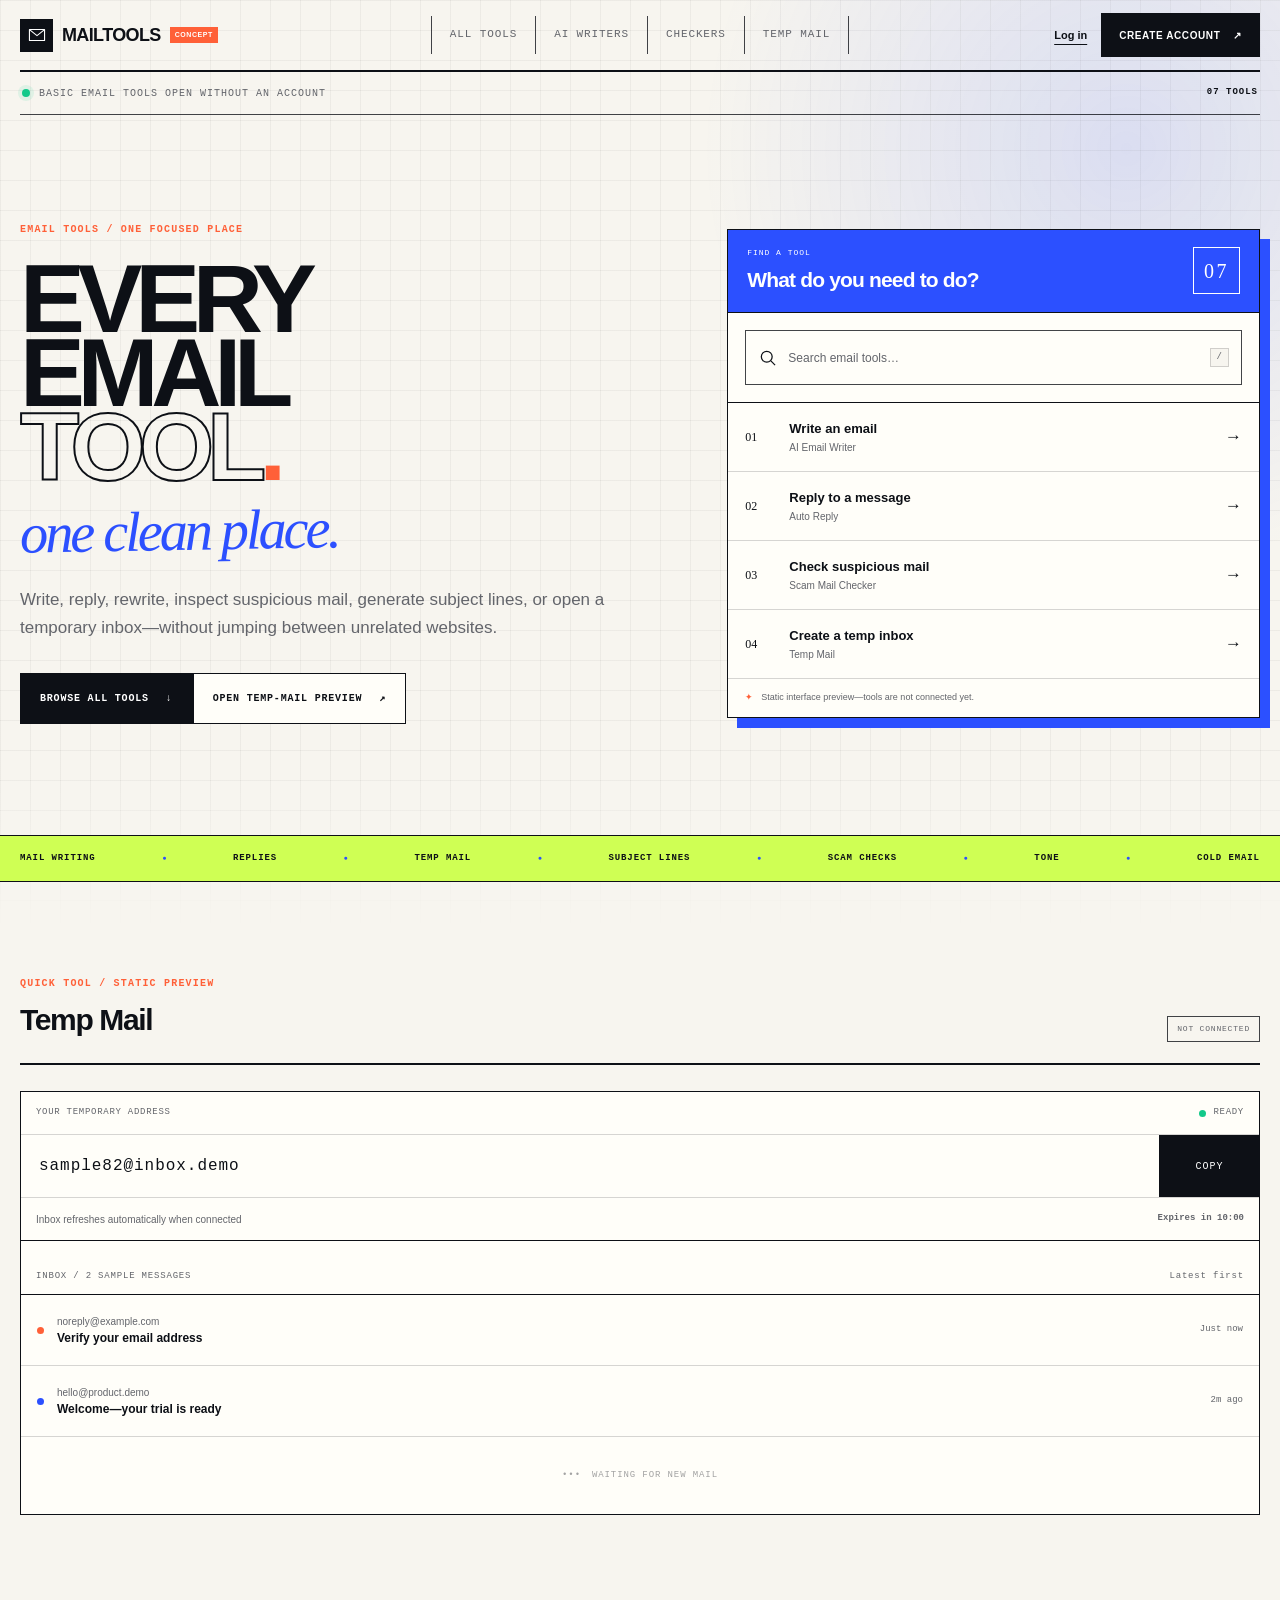
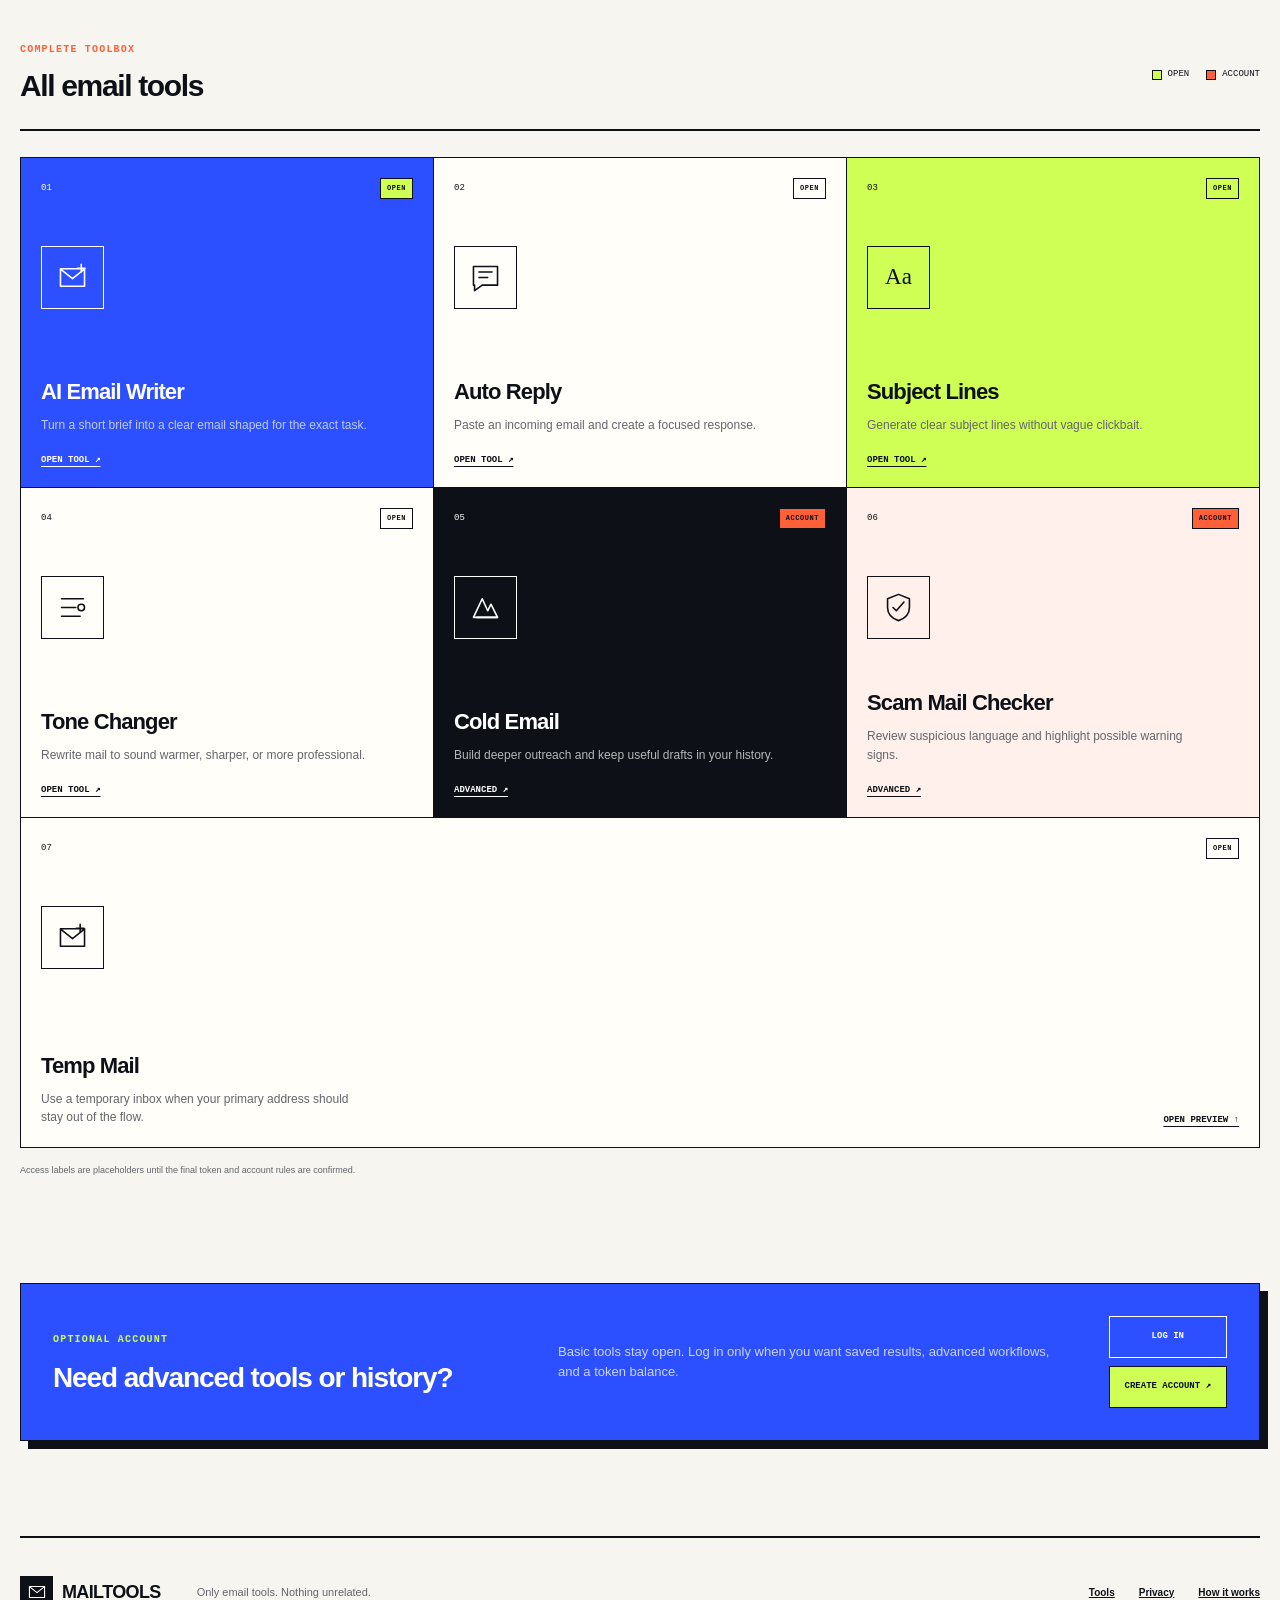
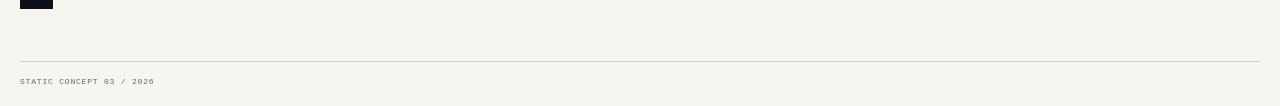
<file: index.html>
<!doctype html>
<html lang="en">
<head>
  <meta charset="utf-8">
  <meta name="viewport" content="width=device-width, initial-scale=1">
  <meta name="theme-color" content="#f7f5ef">
  <meta name="description" content="Focused tools for writing, rewriting, checking, and managing email.">
  <title>Mailtools — Every email task, one clean tool</title>
  <link rel="stylesheet" href="home-v3.css">
</head>
<body>
  <a class="skip-link" href="#main">Skip to tools</a><div class="paper-grid" aria-hidden="true"></div>
  <header class="topbar">
    <a class="brand" href="index.html" aria-label="Mailtools home"><span class="brand-icon" aria-hidden="true"><svg viewBox="0 0 32 32"><path d="M5 8h22v16H5z"></path><path d="m6 9 10 8 10-8"></path></svg></span><strong>MAILTOOLS</strong><span class="brand-chip">CONCEPT</span></a>
    <nav class="desktop-nav" aria-label="Main navigation"><a href="#tools">All tools</a><a href="#ai-tools">AI writers</a><a href="#checkers">Checkers</a><a href="#temp-mail">Temp mail</a></nav>
    <div class="account-nav"><a class="login" href="#" aria-label="Login placeholder">Log in</a><a class="create-account" href="#" aria-label="Create account placeholder">Create account <span aria-hidden="true">↗</span></a></div>
  </header>
  <div class="utility-line" aria-label="Access information"><span><i aria-hidden="true"></i> Basic email tools open without an account</span><b>07 tools</b></div>
  <main id="main">
    <section class="hero">
      <div class="hero-copy"><p class="kicker">EMAIL TOOLS / ONE FOCUSED PLACE</p><h1><span>EVERY</span><span>EMAIL</span><span class="outline-word">TOOL<span class="orange-dot">.</span></span><em>one clean place.</em></h1><p class="hero-description">Write, reply, rewrite, inspect suspicious mail, generate subject lines, or open a temporary inbox—without jumping between unrelated websites.</p><div class="hero-actions"><a class="primary-button" href="#tools">Browse all tools <span aria-hidden="true">↓</span></a><a class="secondary-button" href="#temp-mail">Open temp-mail preview <span aria-hidden="true">↗</span></a></div></div>
      <aside class="tool-finder" aria-label="Static tool finder preview"><div class="finder-heading"><div><span>FIND A TOOL</span><strong>What do you need to do?</strong></div><span class="finder-count">07</span></div><div class="finder-search"><svg viewBox="0 0 24 24" aria-hidden="true"><circle cx="10.5" cy="10.5" r="6.5"></circle><path d="m15.5 15.5 5 5"></path></svg><span>Search email tools…</span><kbd>/</kbd></div><div class="finder-list"><a href="#ai-tools"><span class="finder-index">01</span><div><strong>Write an email</strong><small>AI Email Writer</small></div><b aria-hidden="true">→</b></a><a href="#ai-tools"><span class="finder-index">02</span><div><strong>Reply to a message</strong><small>Auto Reply</small></div><b aria-hidden="true">→</b></a><a href="#checkers"><span class="finder-index">03</span><div><strong>Check suspicious mail</strong><small>Scam Mail Checker</small></div><b aria-hidden="true">→</b></a><a href="#temp-mail"><span class="finder-index">04</span><div><strong>Create a temp inbox</strong><small>Temp Mail</small></div><b aria-hidden="true">→</b></a></div><p class="finder-note"><span aria-hidden="true">✦</span> Static interface preview—tools are not connected yet.</p></aside>
    </section>
    <div class="category-rail" aria-label="Tool categories"><span>MAIL WRITING</span><i>●</i><span>REPLIES</span><i>●</i><span>TEMP MAIL</span><i>●</i><span>SUBJECT LINES</span><i>●</i><span>SCAM CHECKS</span><i>●</i><span>TONE</span><i>●</i><span>COLD EMAIL</span></div>
    <section class="temp-preview section-shell" id="temp-mail"><div class="section-topline"><div><p class="section-label">QUICK TOOL / STATIC PREVIEW</p><h2>Temp Mail</h2></div><span class="preview-badge">NOT CONNECTED</span></div><div class="temp-panel"><div class="address-label"><span>Your temporary address</span><span class="status"><i aria-hidden="true"></i> Ready</span></div><div class="address-row"><code>sample82@inbox.demo</code><button type="button" disabled>Copy</button></div><div class="expiry-row"><span>Inbox refreshes automatically when connected</span><b>Expires in 10:00</b></div><div class="inbox-head"><span>INBOX / 2 SAMPLE MESSAGES</span><span>Latest first</span></div><div class="message-list"><article><span class="message-dot" aria-hidden="true"></span><div><small>noreply@example.com</small><strong>Verify your email address</strong></div><time>Just now</time></article><article><span class="message-dot message-dot-blue" aria-hidden="true"></span><div><small>hello@product.demo</small><strong>Welcome—your trial is ready</strong></div><time>2m ago</time></article><div class="waiting"><span aria-hidden="true">•••</span> Waiting for new mail</div></div></div></section>
    <section class="tools-section section-shell" id="tools"><div class="section-topline tools-heading"><div><p class="section-label">COMPLETE TOOLBOX</p><h2>All email tools</h2></div><div class="access-key"><span><i class="open-key"></i> Open</span><span><i class="account-key"></i> Account</span></div></div><div class="tool-grid">
      <article class="tool-card tool-blue" id="ai-tools"><div class="card-meta"><span>01</span><b>OPEN</b></div><div class="card-icon" aria-hidden="true"><svg viewBox="0 0 32 32"><path d="M5 8h22v16H5zM6 9l10 8 10-8"></path><path d="M24 4v7M20.5 7.5h7"></path></svg></div><h3>AI Email Writer</h3><p>Turn a short brief into a clear email shaped for the exact task.</p><span class="card-action">Open tool ↗</span></article>
      <article class="tool-card"><div class="card-meta"><span>02</span><b>OPEN</b></div><div class="card-icon" aria-hidden="true"><svg viewBox="0 0 32 32"><path d="M5 6h22v17H13l-7 5v-5H5z"></path><path d="M10 11h12M10 16h8"></path></svg></div><h3>Auto Reply</h3><p>Paste an incoming email and create a focused response.</p><span class="card-action">Open tool ↗</span></article>
      <article class="tool-card tool-acid"><div class="card-meta"><span>03</span><b>OPEN</b></div><div class="card-icon type-icon" aria-hidden="true">Aa</div><h3>Subject Lines</h3><p>Generate clear subject lines without vague clickbait.</p><span class="card-action">Open tool ↗</span></article>
      <article class="tool-card"><div class="card-meta"><span>04</span><b>OPEN</b></div><div class="card-icon" aria-hidden="true"><svg viewBox="0 0 32 32"><path d="M6 8h20M6 16h13M6 24h17"></path><circle cx="24" cy="16" r="3"></circle></svg></div><h3>Tone Changer</h3><p>Rewrite mail to sound warmer, sharper, or more professional.</p><span class="card-action">Open tool ↗</span></article>
      <article class="tool-card tool-dark"><div class="card-meta"><span>05</span><b>ACCOUNT</b></div><div class="card-icon" aria-hidden="true"><svg viewBox="0 0 32 32"><path d="m5 25 8-17 5 11 3-6 6 12z"></path><path d="M8 25h19"></path></svg></div><h3>Cold Email</h3><p>Build deeper outreach and keep useful drafts in your history.</p><span class="card-action">Advanced ↗</span></article>
      <article class="tool-card tool-orange" id="checkers"><div class="card-meta"><span>06</span><b>ACCOUNT</b></div><div class="card-icon" aria-hidden="true"><svg viewBox="0 0 32 32"><path d="M16 4 26 8v8c0 6-4 10-10 12-6-2-10-6-10-12V8z"></path><path d="m11 16 3 3 7-8"></path></svg></div><h3>Scam Mail Checker</h3><p>Review suspicious language and highlight possible warning signs.</p><span class="card-action">Advanced ↗</span></article>
      <article class="tool-card tool-wide"><div class="card-meta"><span>07</span><b>OPEN</b></div><div class="card-icon" aria-hidden="true"><svg viewBox="0 0 32 32"><path d="M5 8h22v16H5zM6 9l10 8 10-8"></path><path d="M23 4v7M19.5 7.5h7"></path></svg></div><div class="wide-copy"><div><h3>Temp Mail</h3><p>Use a temporary inbox when your primary address should stay out of the flow.</p></div><span class="card-action">Open preview ↑</span></div></article>
    </div><p class="tools-note">Access labels are placeholders until the final token and account rules are confirmed.</p></section>
    <section class="compact-account section-shell"><div><span class="section-label">OPTIONAL ACCOUNT</span><h2>Need advanced tools or history?</h2></div><p>Basic tools stay open. Log in only when you want saved results, advanced workflows, and a token balance.</p><div class="compact-actions"><a href="#">Log in</a><a href="#">Create account ↗</a></div></section>
  </main>
  <footer class="footer section-shell"><a class="brand footer-brand" href="index.html"><span class="brand-icon" aria-hidden="true"><svg viewBox="0 0 32 32"><path d="M5 8h22v16H5z"></path><path d="m6 9 10 8 10-8"></path></svg></span><strong>MAILTOOLS</strong></a><p>Only email tools. Nothing unrelated.</p><nav aria-label="Footer navigation"><a href="#tools">Tools</a><a href="privacy.html">Privacy</a><a href="how-it-works.html">How it works</a></nav><small>STATIC CONCEPT 03 / 2026</small></footer>
</body>
</html>
</file>
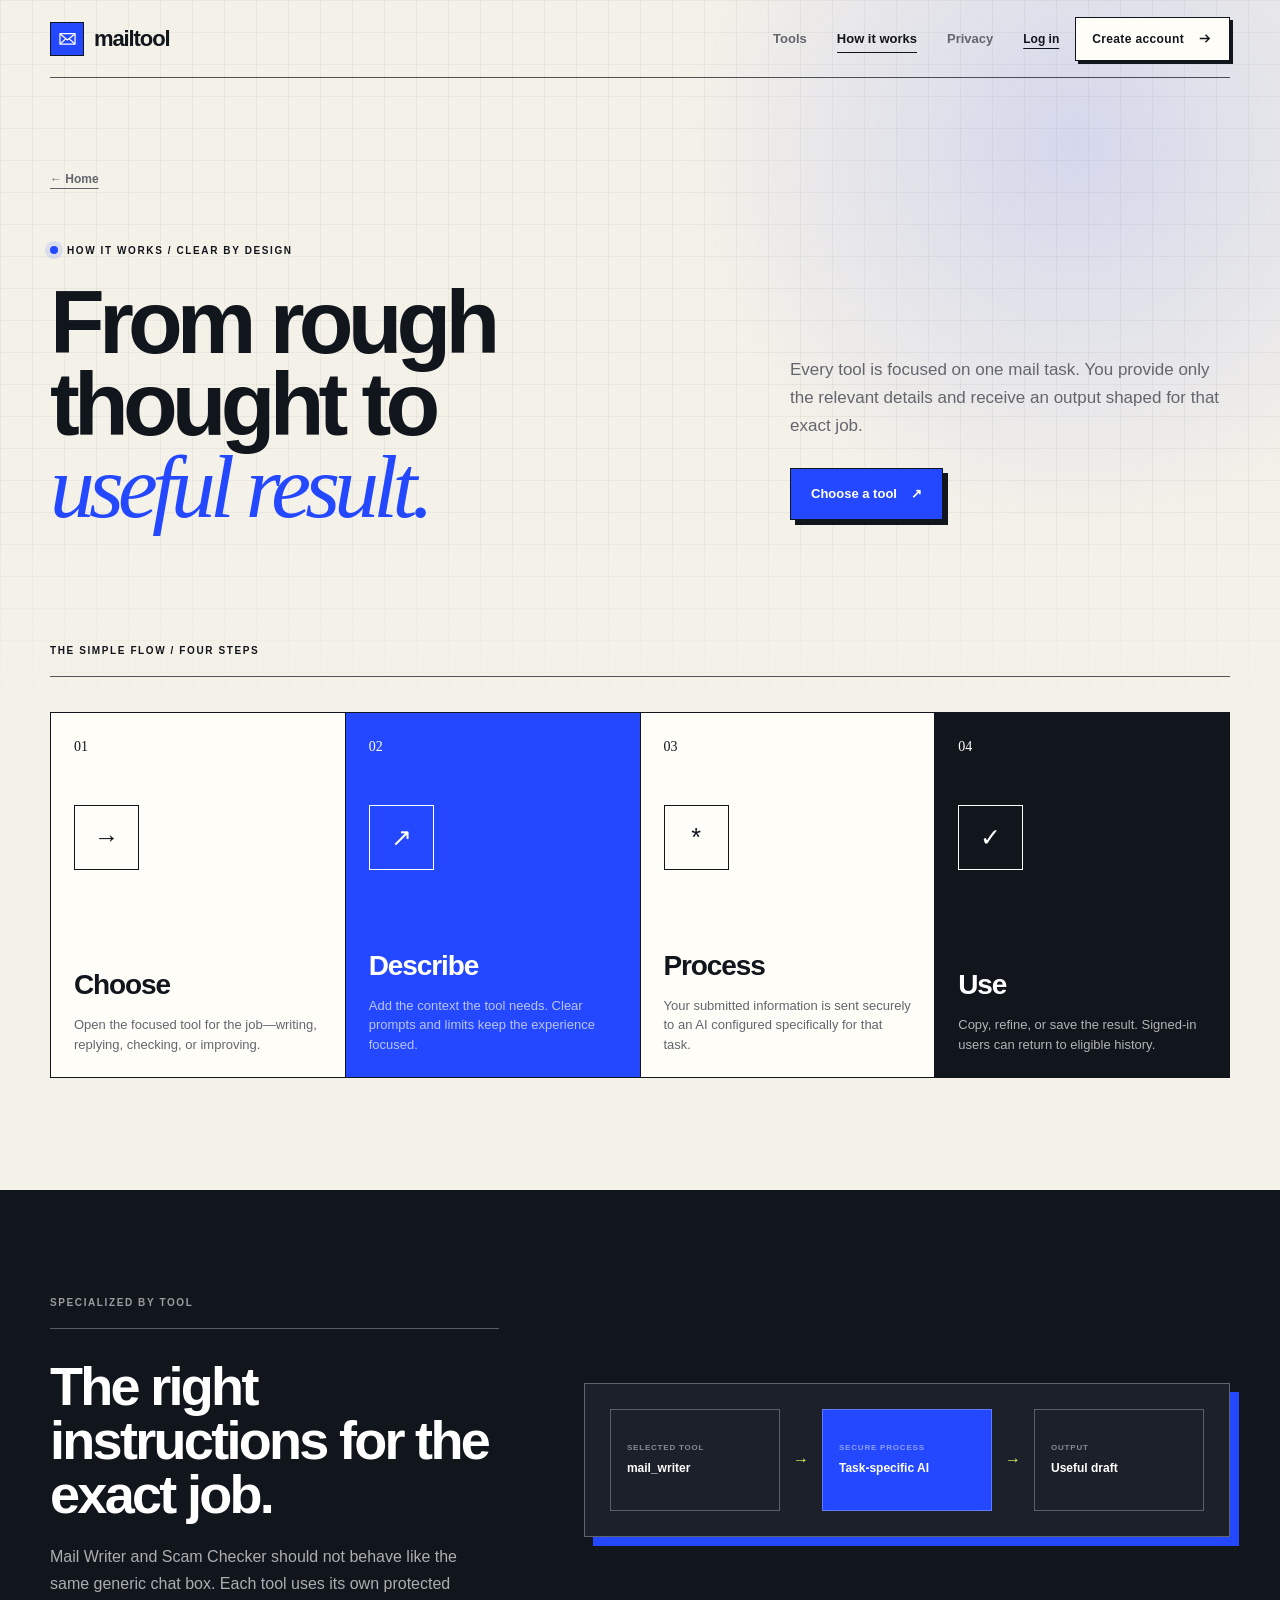
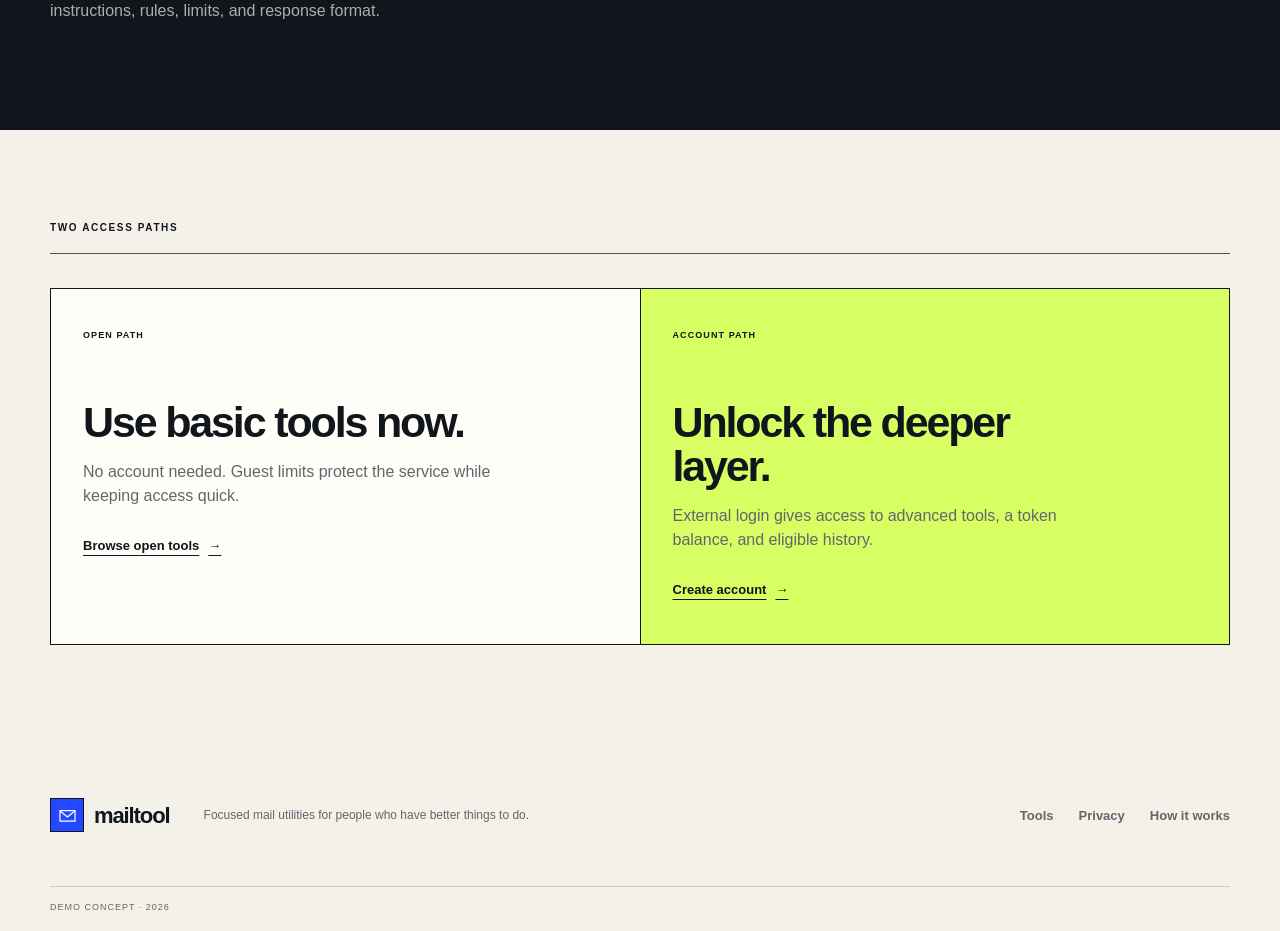
<file: how-it-works.html>
<!doctype html>
<html lang="en">
<head><meta charset="utf-8"><meta name="viewport" content="width=device-width, initial-scale=1"><meta name="theme-color" content="#f4f1e9"><meta name="description" content="See how Mailtool turns a simple request into a useful email result."><title>How it works — Mailtool</title><link rel="stylesheet" href="styles.css"><link rel="stylesheet" href="concept-v2.css"><script src="app.js" defer></script></head>
<body><a class="skip-link" href="#main">Skip to content</a><div class="page-grid subpage-grid" aria-hidden="true"></div>
<header class="site-header"><a class="wordmark" href="index.html" aria-label="Mailtool home"><span class="wordmark-mark" aria-hidden="true"><svg viewBox="0 0 32 32"><path d="M5.5 9.25h21v14.5h-21z"></path><path d="m6.25 10 9.75 8 9.75-8"></path><path d="m6.25 23 6.9-6.1M25.75 23l-6.9-6.1"></path></svg></span><span class="wordmark-name">mailtool</span></a><nav class="primary-nav" aria-label="Primary navigation"><a href="tools.html">Tools</a><a class="nav-active" href="how-it-works.html">How it works</a><a href="privacy.html">Privacy</a></nav><div class="account-actions"><a class="login-link" href="#" data-auth-action="login">Log in</a><a class="header-cta" href="#" data-auth-action="signup"><span>Create account</span><svg viewBox="0 0 18 18" aria-hidden="true"><path d="M4 9h10M10 5l4 4-4 4"></path></svg></a></div></header>
<main id="main" class="subpage-main how-page">
<section class="subpage-hero"><div><a class="back-link" href="index.html">← Home</a><div class="eyebrow"><span class="live-dot" aria-hidden="true"></span> How it works / clear by design</div><h1>From rough thought to <em>useful result.</em></h1></div><div class="subpage-intro"><p>Every tool is focused on one mail task. You provide only the relevant details and receive an output shaped for that exact job.</p><a class="button button-primary" href="tools.html">Choose a tool <span aria-hidden="true">↗</span></a></div></section>
<section class="steps-section section"><div class="section-kicker">THE SIMPLE FLOW / FOUR STEPS</div><div class="steps-grid">
<article class="step-card"><span class="step-index">01</span><div class="step-symbol" aria-hidden="true">→</div><h2>Choose</h2><p>Open the focused tool for the job—writing, replying, checking, or improving.</p></article>
<article class="step-card step-card-blue"><span class="step-index">02</span><div class="step-symbol" aria-hidden="true">↗</div><h2>Describe</h2><p>Add the context the tool needs. Clear prompts and limits keep the experience focused.</p></article>
<article class="step-card"><span class="step-index">03</span><div class="step-symbol" aria-hidden="true">*</div><h2>Process</h2><p>Your submitted information is sent securely to an AI configured specifically for that task.</p></article>
<article class="step-card step-card-dark"><span class="step-index">04</span><div class="step-symbol" aria-hidden="true">✓</div><h2>Use</h2><p>Copy, refine, or save the result. Signed-in users can return to eligible history.</p></article>
</div></section>
<section class="specialized-section"><div class="specialized-inner"><div class="specialized-copy"><div class="section-kicker section-kicker-light">SPECIALIZED BY TOOL</div><h2>The right instructions for the exact job.</h2><p>Mail Writer and Scam Checker should not behave like the same generic chat box. Each tool uses its own protected instructions, rules, limits, and response format.</p></div><div class="specialized-flow" aria-label="Task-specific AI process"><div><small>SELECTED TOOL</small><strong>mail_writer</strong></div><span aria-hidden="true">→</span><div class="specialized-focus"><small>SECURE PROCESS</small><strong>Task-specific AI</strong></div><span aria-hidden="true">→</span><div><small>OUTPUT</small><strong>Useful draft</strong></div></div></div></section>
<section class="access-path-section section"><div class="section-kicker">TWO ACCESS PATHS</div><div class="access-path-grid"><article><span>OPEN PATH</span><h2>Use basic tools now.</h2><p>No account needed. Guest limits protect the service while keeping access quick.</p><a class="text-link" href="tools.html">Browse open tools <span>→</span></a></article><article class="access-path-account"><span>ACCOUNT PATH</span><h2>Unlock the deeper layer.</h2><p>External login gives access to advanced tools, a token balance, and eligible history.</p><a class="text-link" href="#" data-auth-action="signup">Create account <span>→</span></a></article></div></section>
</main><footer class="site-footer"><a class="wordmark footer-wordmark" href="index.html"><span class="wordmark-mark" aria-hidden="true"><svg viewBox="0 0 32 32"><path d="M5.5 9.25h21v14.5h-21z"></path><path d="m6.25 10 9.75 8 9.75-8"></path></svg></span><span class="wordmark-name">mailtool</span></a><p>Focused mail utilities for people who have better things to do.</p><div class="footer-links"><a href="tools.html">Tools</a><a href="privacy.html">Privacy</a><a href="how-it-works.html">How it works</a></div><span class="footer-note">Demo concept · 2026</span></footer><div class="demo-toast" id="demo-toast" role="status" aria-live="polite">Demo interaction only.</div></body></html>
</file>
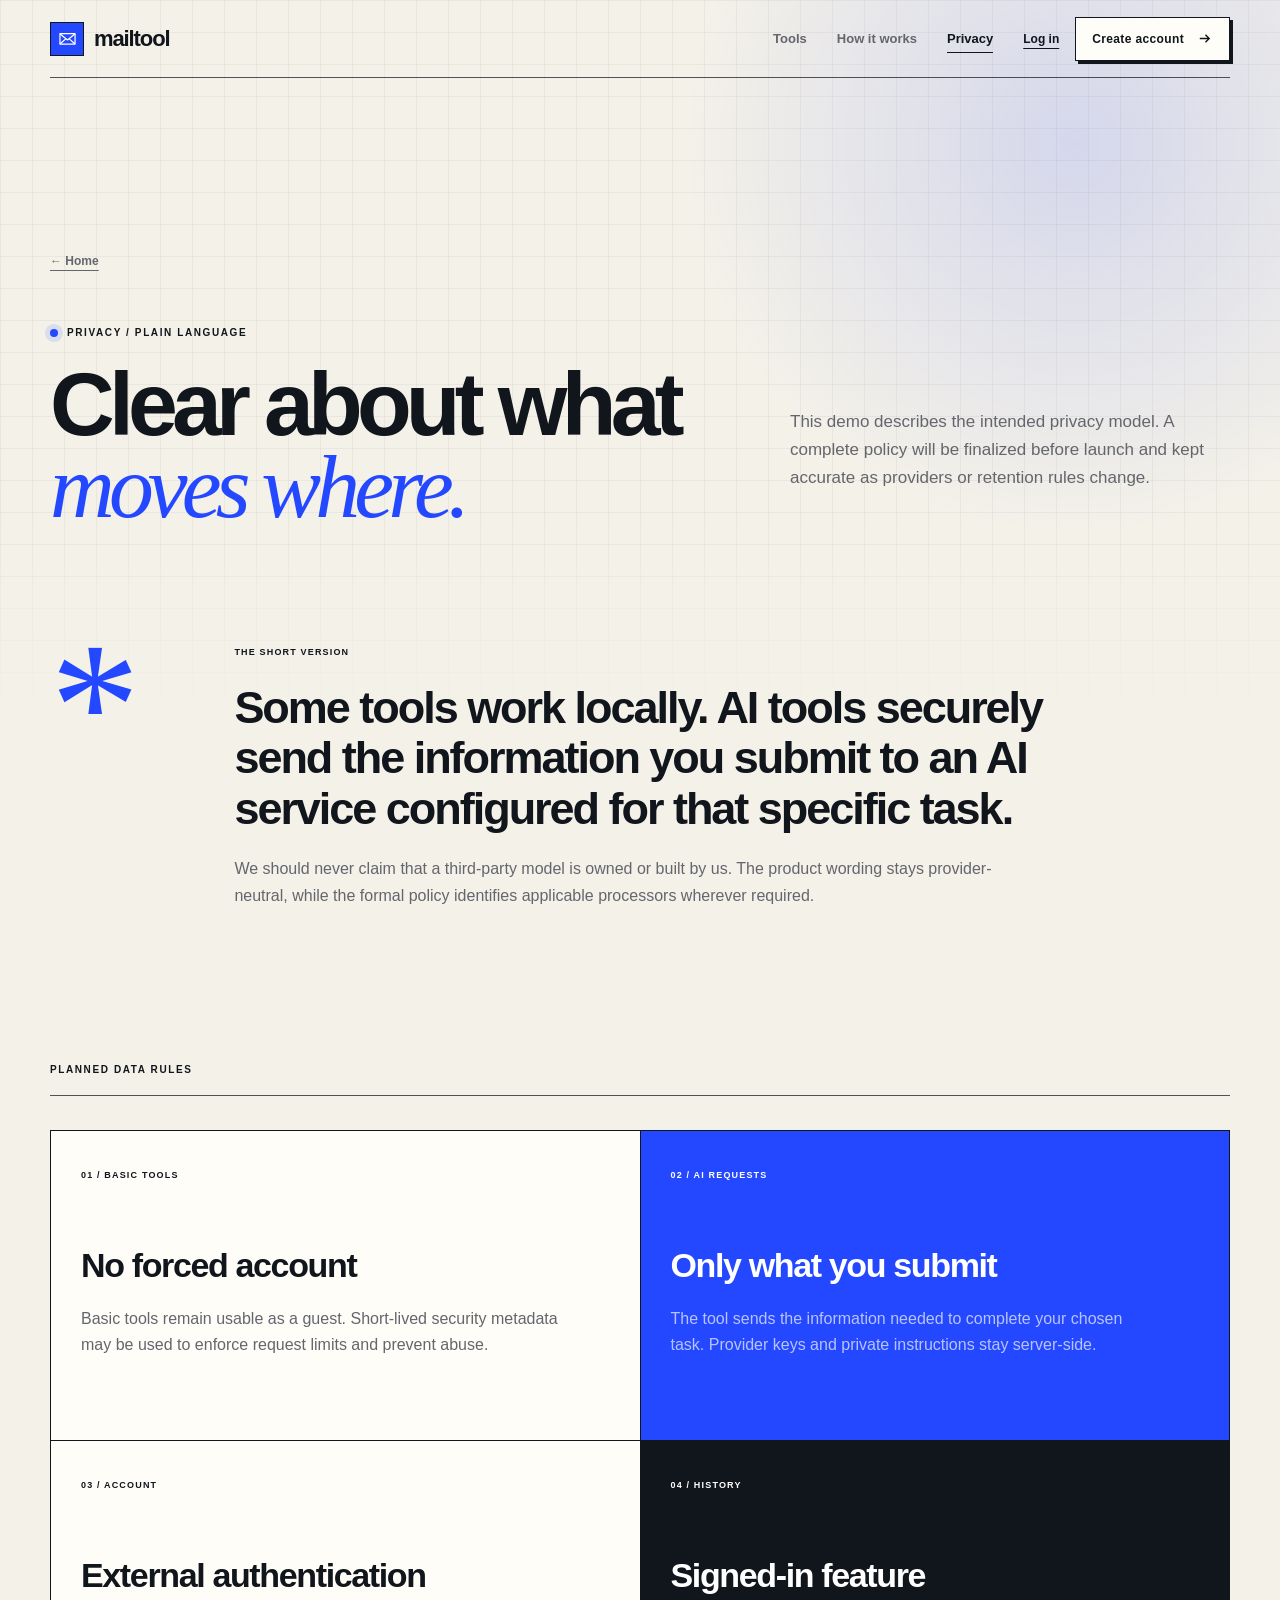
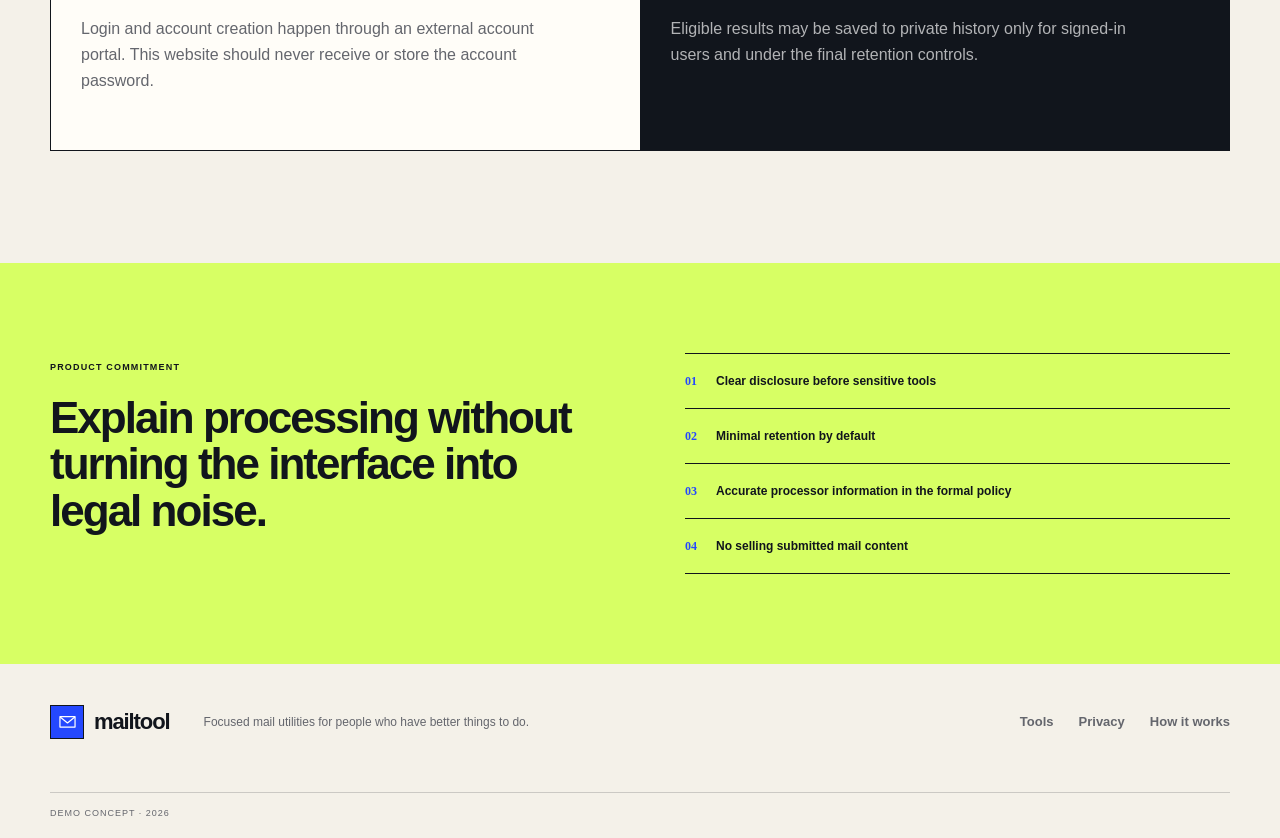
<file: privacy.html>
<!doctype html>
<html lang="en">
<head><meta charset="utf-8"><meta name="viewport" content="width=device-width, initial-scale=1"><meta name="theme-color" content="#f4f1e9"><meta name="description" content="A clear overview of Mailtool's planned privacy and data handling model."><title>Privacy — Mailtool</title><link rel="stylesheet" href="styles.css"><link rel="stylesheet" href="concept-v2.css"><script src="app.js" defer></script></head>
<body><a class="skip-link" href="#main">Skip to content</a><div class="page-grid subpage-grid" aria-hidden="true"></div>
<header class="site-header"><a class="wordmark" href="index.html" aria-label="Mailtool home"><span class="wordmark-mark" aria-hidden="true"><svg viewBox="0 0 32 32"><path d="M5.5 9.25h21v14.5h-21z"></path><path d="m6.25 10 9.75 8 9.75-8"></path><path d="m6.25 23 6.9-6.1M25.75 23l-6.9-6.1"></path></svg></span><span class="wordmark-name">mailtool</span></a><nav class="primary-nav" aria-label="Primary navigation"><a href="tools.html">Tools</a><a href="how-it-works.html">How it works</a><a class="nav-active" href="privacy.html">Privacy</a></nav><div class="account-actions"><a class="login-link" href="#" data-auth-action="login">Log in</a><a class="header-cta" href="#" data-auth-action="signup"><span>Create account</span><svg viewBox="0 0 18 18" aria-hidden="true"><path d="M4 9h10M10 5l4 4-4 4"></path></svg></a></div></header>
<main id="main" class="subpage-main privacy-page">
<section class="subpage-hero"><div><a class="back-link" href="index.html">← Home</a><div class="eyebrow"><span class="live-dot" aria-hidden="true"></span> Privacy / plain language</div><h1>Clear about what <em>moves where.</em></h1></div><div class="subpage-intro"><p>This demo describes the intended privacy model. A complete policy will be finalized before launch and kept accurate as providers or retention rules change.</p></div></section>
<section class="privacy-summary-section section"><div class="privacy-summary-mark" aria-hidden="true">*</div><div><span>THE SHORT VERSION</span><h2>Some tools work locally. AI tools securely send the information you submit to an AI service configured for that specific task.</h2><p>We should never claim that a third-party model is owned or built by us. The product wording stays provider-neutral, while the formal policy identifies applicable processors wherever required.</p></div></section>
<section class="policy-section section"><div class="section-kicker">PLANNED DATA RULES</div><div class="policy-grid"><article class="policy-card"><span>01 / BASIC TOOLS</span><h2>No forced account</h2><p>Basic tools remain usable as a guest. Short-lived security metadata may be used to enforce request limits and prevent abuse.</p></article><article class="policy-card policy-card-blue"><span>02 / AI REQUESTS</span><h2>Only what you submit</h2><p>The tool sends the information needed to complete your chosen task. Provider keys and private instructions stay server-side.</p></article><article class="policy-card"><span>03 / ACCOUNT</span><h2>External authentication</h2><p>Login and account creation happen through an external account portal. This website should never receive or store the account password.</p></article><article class="policy-card policy-card-dark"><span>04 / HISTORY</span><h2>Signed-in feature</h2><p>Eligible results may be saved to private history only for signed-in users and under the final retention controls.</p></article></div></section>
<section class="commitment-section"><div class="commitment-inner"><div><span>PRODUCT COMMITMENT</span><h2>Explain processing without turning the interface into legal noise.</h2></div><ul><li><b>01</b> Clear disclosure before sensitive tools</li><li><b>02</b> Minimal retention by default</li><li><b>03</b> Accurate processor information in the formal policy</li><li><b>04</b> No selling submitted mail content</li></ul></div></section>
</main><footer class="site-footer"><a class="wordmark footer-wordmark" href="index.html"><span class="wordmark-mark" aria-hidden="true"><svg viewBox="0 0 32 32"><path d="M5.5 9.25h21v14.5h-21z"></path><path d="m6.25 10 9.75 8 9.75-8"></path></svg></span><span class="wordmark-name">mailtool</span></a><p>Focused mail utilities for people who have better things to do.</p><div class="footer-links"><a href="tools.html">Tools</a><a href="privacy.html">Privacy</a><a href="how-it-works.html">How it works</a></div><span class="footer-note">Demo concept · 2026</span></footer><div class="demo-toast" id="demo-toast" role="status" aria-live="polite">Demo interaction only.</div></body></html>
</file>
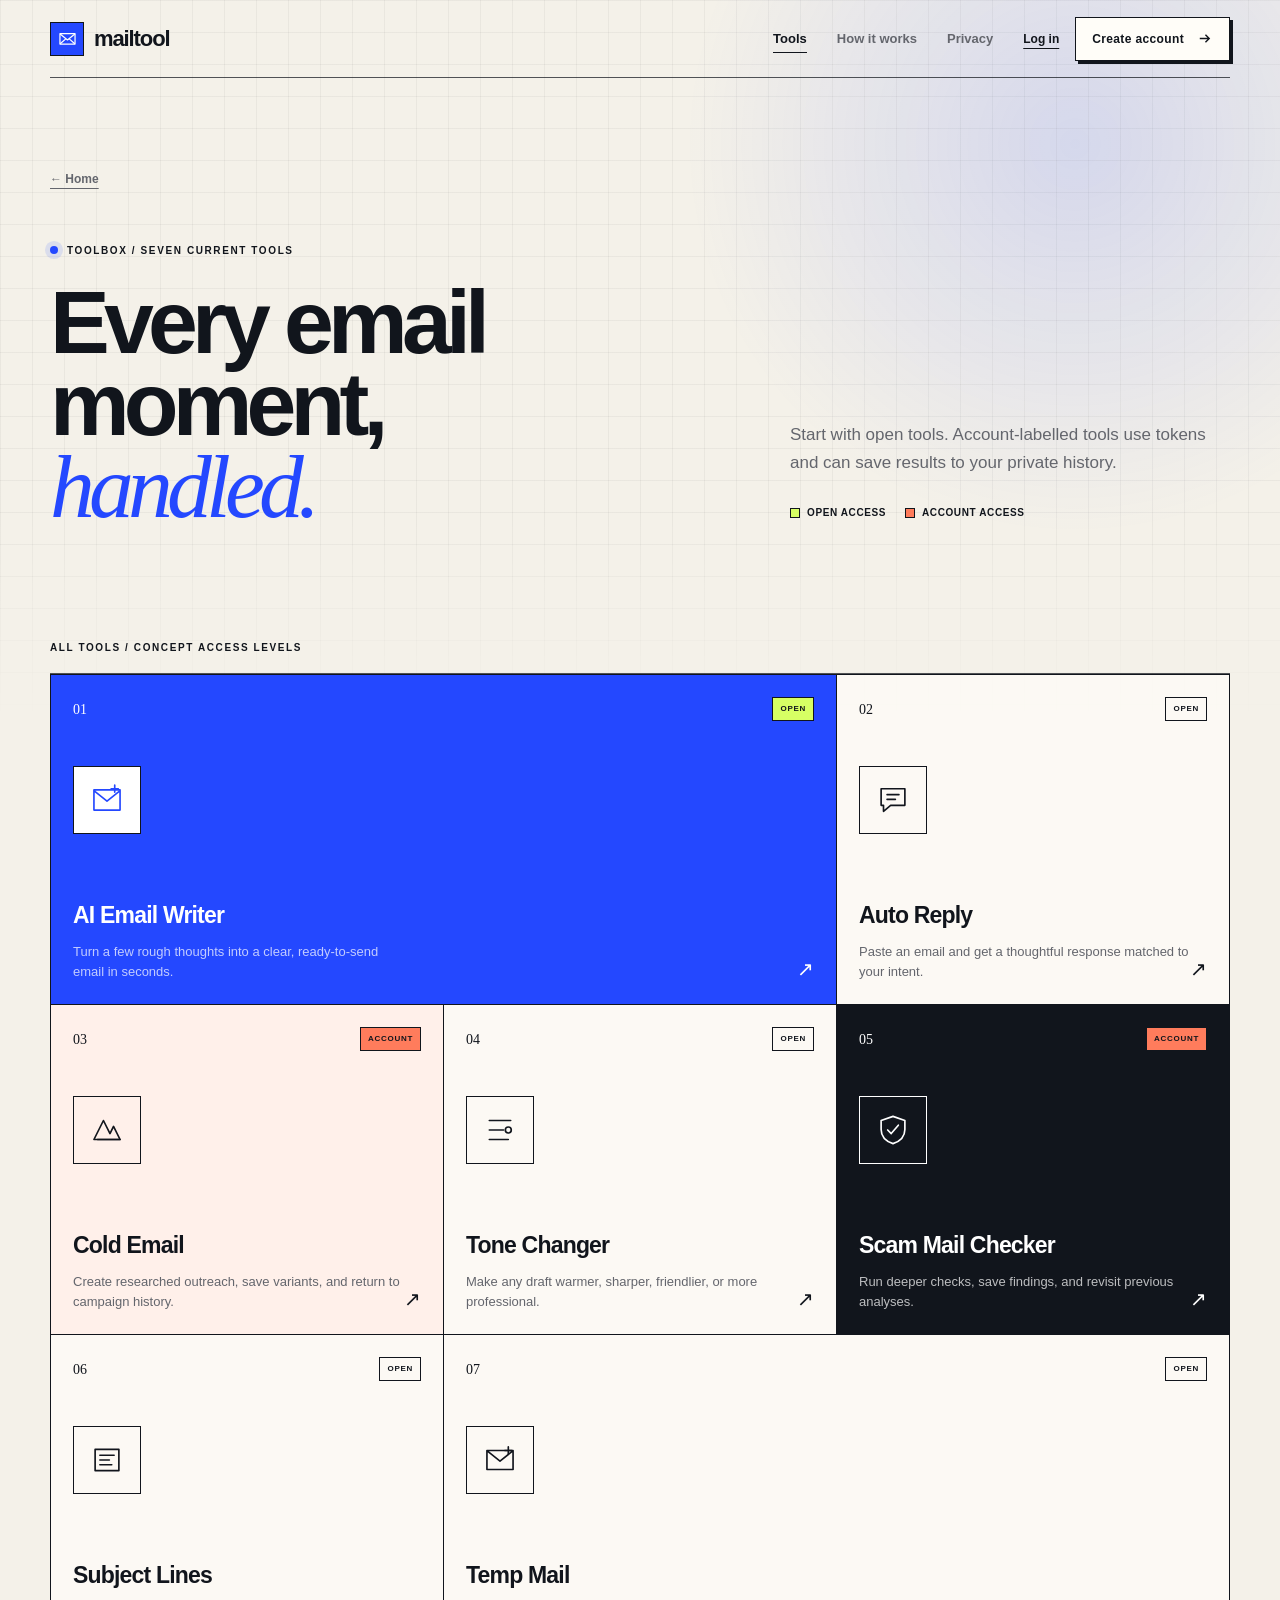
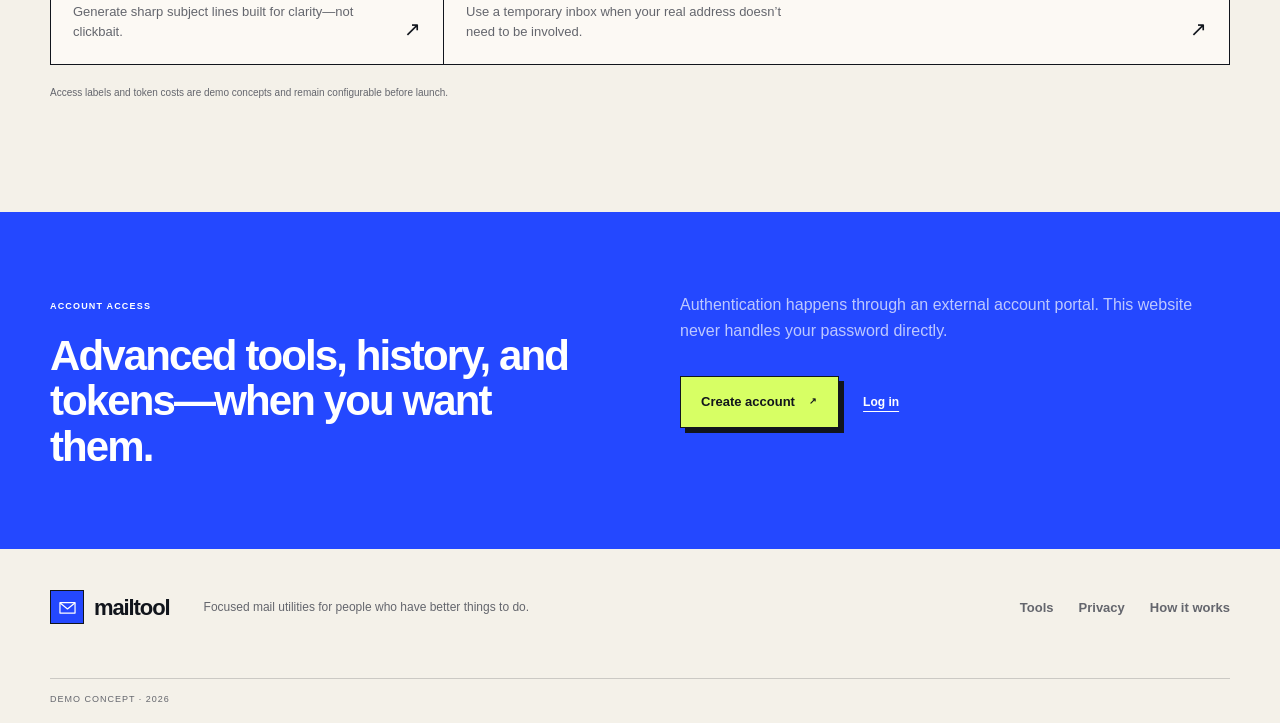
<file: tools.html>
<!doctype html>
<html lang="en">
<head><meta charset="utf-8"><meta name="viewport" content="width=device-width, initial-scale=1"><meta name="theme-color" content="#f4f1e9"><meta name="description" content="Explore focused tools for writing, replying, checking, and improving email."><title>Tools — Mailtool</title><link rel="stylesheet" href="styles.css"><link rel="stylesheet" href="concept-v2.css"><script src="app.js" defer></script></head>
<body><a class="skip-link" href="#main">Skip to content</a><div class="page-grid subpage-grid" aria-hidden="true"></div>
<header class="site-header"><a class="wordmark" href="index.html" aria-label="Mailtool home"><span class="wordmark-mark" aria-hidden="true"><svg viewBox="0 0 32 32"><path d="M5.5 9.25h21v14.5h-21z"></path><path d="m6.25 10 9.75 8 9.75-8"></path><path d="m6.25 23 6.9-6.1M25.75 23l-6.9-6.1"></path></svg></span><span class="wordmark-name">mailtool</span></a><nav class="primary-nav" aria-label="Primary navigation"><a class="nav-active" href="tools.html">Tools</a><a href="how-it-works.html">How it works</a><a href="privacy.html">Privacy</a></nav><div class="account-actions"><a class="login-link" href="#" data-auth-action="login">Log in</a><a class="header-cta" href="#" data-auth-action="signup"><span>Create account</span><svg viewBox="0 0 18 18" aria-hidden="true"><path d="M4 9h10M10 5l4 4-4 4"></path></svg></a></div></header>
<main id="main" class="subpage-main tools-page">
<section class="subpage-hero"><div><a class="back-link" href="index.html">← Home</a><div class="eyebrow"><span class="live-dot" aria-hidden="true"></span> Toolbox / seven current tools</div><h1>Every email moment, <em>handled.</em></h1></div><div class="subpage-intro"><p>Start with open tools. Account-labelled tools use tokens and can save results to your private history.</p><div class="access-legend"><span><i class="legend-open"></i> Open access</span><span><i class="legend-account"></i> Account access</span></div></div></section>
<section class="tools-catalog section"><div class="section-kicker">ALL TOOLS / CONCEPT ACCESS LEVELS</div><div class="tools-grid">
<a class="tool-card tool-card-featured" href="#" data-demo-only><div class="tool-card-top"><span class="tool-number">01</span><span class="tool-tag">OPEN</span></div><div class="tool-icon" aria-hidden="true"><svg viewBox="0 0 32 32"><path d="M5 7.5h22v17H5zM6 9l10 8 10-8"></path><path d="M22.5 3.5v6M19.5 6.5h6"></path></svg></div><div class="tool-card-copy"><h3>AI Email Writer</h3><p>Turn a few rough thoughts into a clear, ready-to-send email in seconds.</p></div><span class="tool-arrow" aria-hidden="true">↗</span></a>
<a class="tool-card" href="#" data-demo-only><div class="tool-card-top"><span class="tool-number">02</span><span class="tool-tag">OPEN</span></div><div class="tool-icon" aria-hidden="true"><svg viewBox="0 0 32 32"><path d="M6 6.5h20v14H14l-6 5v-5H6z"></path><path d="M11 11.5h10M11 15.5h7"></path></svg></div><div class="tool-card-copy"><h3>Auto Reply</h3><p>Paste an email and get a thoughtful response matched to your intent.</p></div><span class="tool-arrow" aria-hidden="true">↗</span></a>
<a class="tool-card tool-card-account" href="#" data-demo-only><div class="tool-card-top"><span class="tool-number">03</span><span class="tool-tag">ACCOUNT</span></div><div class="tool-icon" aria-hidden="true"><svg viewBox="0 0 32 32"><path d="m5 24 8-16 5.5 11 3-6L27 24z"></path><path d="M8 24h19"></path></svg></div><div class="tool-card-copy"><h3>Cold Email</h3><p>Create researched outreach, save variants, and return to campaign history.</p></div><span class="tool-arrow" aria-hidden="true">↗</span></a>
<a class="tool-card" href="#" data-demo-only><div class="tool-card-top"><span class="tool-number">04</span><span class="tool-tag">OPEN</span></div><div class="tool-icon" aria-hidden="true"><svg viewBox="0 0 32 32"><path d="M7 8h18M7 16h12M7 24h16"></path><circle cx="23" cy="16" r="2.5"></circle></svg></div><div class="tool-card-copy"><h3>Tone Changer</h3><p>Make any draft warmer, sharper, friendlier, or more professional.</p></div><span class="tool-arrow" aria-hidden="true">↗</span></a>
<a class="tool-card tool-card-dark tool-card-account" href="#" data-demo-only><div class="tool-card-top"><span class="tool-number">05</span><span class="tool-tag">ACCOUNT</span></div><div class="tool-icon" aria-hidden="true"><svg viewBox="0 0 32 32"><path d="M16 4.5 26 8v7.5c0 6-4.3 10-10 12-5.7-2-10-6-10-12V8z"></path><path d="m11.5 16 3 3 6-7"></path></svg></div><div class="tool-card-copy"><h3>Scam Mail Checker</h3><p>Run deeper checks, save findings, and revisit previous analyses.</p></div><span class="tool-arrow" aria-hidden="true">↗</span></a>
<a class="tool-card" href="#" data-demo-only><div class="tool-card-top"><span class="tool-number">06</span><span class="tool-tag">OPEN</span></div><div class="tool-icon" aria-hidden="true"><svg viewBox="0 0 32 32"><path d="M6 7h20v18H6zM10 12h12M10 16h8M10 20h10"></path></svg></div><div class="tool-card-copy"><h3>Subject Lines</h3><p>Generate sharp subject lines built for clarity—not clickbait.</p></div><span class="tool-arrow" aria-hidden="true">↗</span></a>
<a class="tool-card" href="#" data-demo-only><div class="tool-card-top"><span class="tool-number">07</span><span class="tool-tag">OPEN</span></div><div class="tool-icon" aria-hidden="true"><svg viewBox="0 0 32 32"><path d="M5 8h22v16H5zM6 9l10 8 10-8"></path><path d="M23 5v6M20 8h6"></path></svg></div><div class="tool-card-copy"><h3>Temp Mail</h3><p>Use a temporary inbox when your real address doesn’t need to be involved.</p></div><span class="tool-arrow" aria-hidden="true">↗</span></a>
</div><p class="catalog-note">Access labels and token costs are demo concepts and remain configurable before launch.</p></section>
<section class="page-account-callout"><div><span>ACCOUNT ACCESS</span><h2>Advanced tools, history, and tokens—when you want them.</h2></div><div><p>Authentication happens through an external account portal. This website never handles your password directly.</p><div class="account-ctas"><a class="button button-inverted" href="#" data-auth-action="signup">Create account <span aria-hidden="true">↗</span></a><a class="account-login" href="#" data-auth-action="login">Log in</a></div></div></section>
</main><footer class="site-footer"><a class="wordmark footer-wordmark" href="index.html"><span class="wordmark-mark" aria-hidden="true"><svg viewBox="0 0 32 32"><path d="M5.5 9.25h21v14.5h-21z"></path><path d="m6.25 10 9.75 8 9.75-8"></path></svg></span><span class="wordmark-name">mailtool</span></a><p>Focused mail utilities for people who have better things to do.</p><div class="footer-links"><a href="tools.html">Tools</a><a href="privacy.html">Privacy</a><a href="how-it-works.html">How it works</a></div><span class="footer-note">Demo concept · 2026</span></footer><div class="demo-toast" id="demo-toast" role="status" aria-live="polite">Demo interaction only.</div></body></html>
</file>
<file: home-v3.css>
@charset "UTF-8";
:root{--paper:#f7f5ef;--white:#fffef9;--ink:#0d1016;--muted:#63656b;--blue:#2c50ff;--blue-dark:#1832c9;--acid:#cfff54;--orange:#ff6038;--line:rgba(13,16,22,.78);--soft-line:rgba(13,16,22,.17);--sans:Arial,"Helvetica Neue",Helvetica,sans-serif;--display:"Arial Black",Impact,Arial,sans-serif;--serif:Georgia,"Times New Roman",serif;--max:1240px}*{box-sizing:border-box}html{scroll-behavior:smooth}body{margin:0;min-width:320px;background:var(--paper);color:var(--ink);font-family:var(--sans);font-size:16px;line-height:1.5;-webkit-font-smoothing:antialiased;overflow-x:hidden}a{color:inherit}svg{display:block}.skip-link{position:fixed;z-index:100;top:10px;left:10px;padding:10px 14px;background:var(--ink);color:#fff;transform:translateY(-150%)}.skip-link:focus{transform:translateY(0)}.paper-grid{position:absolute;z-index:-1;inset:0 0 auto;height:930px;background-image:linear-gradient(rgba(13,16,22,.045) 1px,transparent 1px),linear-gradient(90deg,rgba(13,16,22,.045) 1px,transparent 1px),radial-gradient(circle at 88% 16%,rgba(44,80,255,.14),transparent 31%);background-size:30px 30px,30px 30px,100% 100%;mask-image:linear-gradient(#000 0 83%,transparent)}.topbar{width:min(calc(100% - 40px),var(--max));min-height:72px;margin:auto;display:grid;grid-template-columns:1fr auto 1fr;align-items:center;border-bottom:2px solid var(--ink)}.brand{display:inline-flex;width:max-content;align-items:center;gap:9px;text-decoration:none}.brand-icon{display:grid;width:33px;height:33px;place-items:center;background:var(--ink);color:#fff}.brand-icon svg{width:22px;fill:none;stroke:currentColor;stroke-width:1.6;stroke-linecap:round;stroke-linejoin:round}.brand strong{font-family:var(--display);font-size:18px;letter-spacing:-.035em}.brand-chip{padding:3px 5px;background:var(--orange);color:#fff;font-size:7px;font-weight:900;letter-spacing:.08em}.desktop-nav{display:flex;align-items:center}.desktop-nav a{min-height:38px;padding:10px 18px;border-left:1px solid var(--line);color:var(--muted);font-family:monospace;font-size:11px;letter-spacing:.08em;text-decoration:none;text-transform:uppercase}.desktop-nav a:last-child{border-right:1px solid var(--line)}.desktop-nav a:hover{background:var(--acid);color:var(--ink)}.account-nav{justify-self:end;display:flex;align-items:center;gap:14px}.login{min-height:44px;display:inline-flex;align-items:center;font-size:11px;font-weight:800;text-underline-offset:5px}.create-account{min-height:44px;padding:0 17px;display:inline-flex;align-items:center;gap:13px;border:1px solid var(--ink);background:var(--ink);color:#fff;font-size:10px;font-weight:900;letter-spacing:.06em;text-decoration:none;text-transform:uppercase}.create-account:hover{background:var(--blue)}.utility-line{width:min(calc(100% - 40px),var(--max));min-height:43px;margin:auto;padding:0 2px;display:flex;align-items:center;justify-content:space-between;border-bottom:1px solid var(--line);font-family:monospace;font-size:10px;letter-spacing:.1em;text-transform:uppercase}.utility-line span{display:flex;align-items:center;gap:9px;color:var(--muted)}.utility-line i{width:8px;height:8px;border-radius:50%;background:#12c98a;box-shadow:0 0 0 4px rgba(18,201,138,.1)}.utility-line b{font-size:9px}.hero{width:min(calc(100% - 40px),var(--max));min-height:720px;margin:auto;padding:70px 0 74px;display:grid;grid-template-columns:1.08fr .92fr;gap:82px;align-items:center}.kicker,.section-label{margin:0;color:var(--orange);font-family:monospace;font-size:10px;font-weight:700;letter-spacing:.12em;text-transform:uppercase}.hero h1{margin:25px 0 27px;display:flex;flex-direction:column;align-items:flex-start;font-family:var(--display);font-size:clamp(67px,7.6vw,110px);font-weight:900;line-height:.76;letter-spacing:-.075em}.hero h1 span{display:block}.outline-word{position:relative;color:transparent;-webkit-text-stroke:2px var(--ink);text-stroke:2px var(--ink)}.orange-dot{display:inline!important;color:var(--orange);-webkit-text-stroke:0}.hero h1 em{margin-top:19px;color:var(--blue);font-family:var(--serif);font-size:.58em;font-weight:400;line-height:1;letter-spacing:-.055em;transform:rotate(-1deg)}.hero-description{max-width:620px;margin:0;color:var(--muted);font-size:17px;line-height:1.65}.hero-actions{margin-top:31px;display:flex;align-items:center}.primary-button,.secondary-button{min-height:51px;padding:0 19px;display:inline-flex;align-items:center;justify-content:center;gap:17px;border:1px solid var(--ink);font-family:monospace;font-size:10px;font-weight:800;letter-spacing:.08em;text-decoration:none;text-transform:uppercase}.primary-button{background:var(--ink);color:#fff}.primary-button:hover{background:var(--blue)}.secondary-button{background:var(--white)}.secondary-button:hover{background:var(--acid)}.tool-finder{border:1.5px solid var(--ink);background:var(--white);box-shadow:10px 10px 0 var(--blue)}.finder-heading{min-height:82px;padding:17px 19px;display:flex;align-items:center;justify-content:space-between;background:var(--blue);color:#fff;border-bottom:1px solid var(--ink)}.finder-heading div{display:flex;flex-direction:column}.finder-heading span{font-family:monospace;font-size:8px;letter-spacing:.12em}.finder-heading strong{margin-top:5px;font-size:21px;letter-spacing:-.04em}.finder-count{display:grid!important;width:47px;height:47px;place-items:center;border:1px solid #fff;font-family:var(--serif)!important;font-size:20px!important}.finder-search{min-height:55px;margin:17px;padding:0 12px;display:grid;grid-template-columns:auto 1fr auto;gap:10px;align-items:center;border:1px solid var(--line);color:var(--muted);font-size:12px}.finder-search svg{width:20px;fill:none;stroke:var(--ink);stroke-width:1.5}.finder-search kbd{padding:2px 6px;border:1px solid var(--soft-line);background:var(--paper);font-size:9px}.finder-list{border-top:1px solid var(--ink)}.finder-list a{min-height:69px;padding:0 17px;display:grid;grid-template-columns:31px 1fr auto;gap:13px;align-items:center;border-bottom:1px solid var(--soft-line);text-decoration:none}.finder-list a:hover{background:var(--acid)}.finder-index{font-family:var(--serif);font-size:12px}.finder-list strong{display:block;font-size:13px}.finder-list small{display:block;margin-top:2px;color:var(--muted);font-size:10px}.finder-list b{font-size:17px}.finder-note{margin:0;padding:12px 17px;display:flex;gap:8px;color:var(--muted);font-size:9px}.finder-note span{color:var(--orange)}.category-rail{min-height:47px;padding:0 max(20px,calc((100vw - var(--max))/2));display:flex;align-items:center;justify-content:space-between;gap:20px;border-top:1px solid var(--ink);border-bottom:1px solid var(--ink);background:var(--acid);overflow:hidden;white-space:nowrap}.category-rail span{font-family:monospace;font-size:9px;font-weight:800;letter-spacing:.1em}.category-rail i{color:var(--blue);font-size:7px}.section-shell{width:min(calc(100% - 40px),var(--max));margin:0 auto}.temp-preview{padding:94px 0 105px}.section-topline{padding-bottom:21px;display:flex;align-items:flex-end;justify-content:space-between;border-bottom:2px solid var(--ink)}.section-topline h2{margin:6px 0 0;font-size:30px;letter-spacing:-.045em}.preview-badge{padding:6px 9px;border:1px solid var(--line);color:var(--muted);font-family:monospace;font-size:8px;letter-spacing:.1em}.temp-panel{margin-top:26px;border:1px solid var(--ink);background:var(--white)}.address-label{min-height:43px;padding:0 15px;display:flex;align-items:center;justify-content:space-between;border-bottom:1px solid var(--soft-line);color:var(--muted);font-family:monospace;font-size:9px;letter-spacing:.08em;text-transform:uppercase}.status{display:flex;align-items:center;gap:7px}.status i{width:7px;height:7px;border-radius:50%;background:#12c98a}.address-row{display:grid;grid-template-columns:1fr auto}.address-row code{min-height:62px;padding:0 18px;display:flex;align-items:center;font-size:16px;letter-spacing:.06em}.address-row button{width:100px;border:0;border-left:1px solid var(--ink);background:var(--ink);color:#fff;font-family:monospace;font-size:10px;letter-spacing:.1em;text-transform:uppercase}.address-row button:disabled{opacity:1}.expiry-row{min-height:44px;padding:0 15px;display:flex;align-items:center;justify-content:space-between;border-top:1px solid var(--soft-line);border-bottom:1px solid var(--ink);color:var(--muted);font-size:10px}.expiry-row b{font-family:monospace;font-size:9px}.inbox-head{min-height:53px;padding:0 15px;display:flex;align-items:end;justify-content:space-between;padding-bottom:11px;color:var(--muted);font-family:monospace;font-size:9px;letter-spacing:.09em}.message-list{border-top:1px solid var(--ink)}.message-list article{min-height:71px;padding:0 16px;display:grid;grid-template-columns:9px 1fr auto;gap:11px;align-items:center;border-bottom:1px solid var(--soft-line)}.message-dot{width:7px;height:7px;border-radius:50%;background:var(--orange)}.message-dot-blue{background:var(--blue)}.message-list small{display:block;color:var(--muted);font-size:10px}.message-list strong{display:block;font-size:12px}.message-list time{color:var(--muted);font-family:monospace;font-size:9px}.waiting{min-height:77px;display:flex;align-items:center;justify-content:center;gap:11px;color:#a3a3a3;font-family:monospace;font-size:9px;letter-spacing:.1em;text-transform:uppercase}.tools-section{padding:22px 0 105px}.tools-heading{align-items:center}.access-key{display:flex;gap:17px;font-family:monospace;font-size:9px;text-transform:uppercase}.access-key span{display:flex;align-items:center;gap:6px}.access-key i{width:10px;height:10px;border:1px solid var(--ink)}.open-key{background:var(--acid)}.account-key{background:var(--orange)}.tool-grid{display:grid;grid-template-columns:repeat(3,1fr);margin-top:26px;border-top:1px solid var(--ink);border-left:1px solid var(--ink)}.tool-card{position:relative;min-height:330px;padding:20px;display:flex;flex-direction:column;border-right:1px solid var(--ink);border-bottom:1px solid var(--ink);background:var(--white)}.tool-blue{background:var(--blue);color:#fff}.tool-acid{background:var(--acid)}.tool-dark{background:var(--ink);color:#fff}.tool-orange{background:#fff0eb}.tool-wide{grid-column:span 3}.card-meta{display:flex;align-items:center;justify-content:space-between;font-family:monospace;font-size:9px}.card-meta b{padding:4px 6px;border:1px solid currentColor;font-size:7px;letter-spacing:.08em}.tool-blue .card-meta b{background:var(--acid);color:var(--ink);border-color:var(--ink)}.tool-dark .card-meta b,.tool-orange .card-meta b{background:var(--orange);color:var(--ink);border-color:var(--ink)}.card-icon{width:63px;height:63px;margin-top:47px;display:grid;place-items:center;border:1px solid currentColor}.card-icon svg{width:35px;fill:none;stroke:currentColor;stroke-width:1.45;stroke-linecap:round;stroke-linejoin:round}.type-icon{font-family:var(--serif);font-size:23px}.tool-card h3{margin:auto 0 8px;padding-top:30px;font-size:22px;letter-spacing:-.04em}.tool-card p{max-width:330px;margin:0;color:var(--muted);font-size:12px;line-height:1.55}.tool-blue p,.tool-dark p{color:rgba(255,255,255,.7)}.card-action{margin-top:19px;font-family:monospace;font-size:9px;font-weight:800;text-decoration:underline;text-underline-offset:4px;text-transform:uppercase}.wide-copy{margin-top:auto;display:flex;align-items:end;justify-content:space-between;gap:30px}.wide-copy h3{margin:0 0 8px}.tools-note{margin:16px 0 0;color:var(--muted);font-size:9px}.compact-account{margin-bottom:95px;padding:32px;display:grid;grid-template-columns:1fr 1.1fr auto;gap:50px;align-items:center;border:1px solid var(--ink);background:var(--blue);color:#fff;box-shadow:8px 8px 0 var(--ink)}.compact-account .section-label{color:var(--acid)}.compact-account h2{margin:8px 0 0;font-size:28px;letter-spacing:-.04em}.compact-account>p{margin:0;color:rgba(255,255,255,.75);font-size:13px}.compact-actions{display:flex;flex-direction:column;gap:8px}.compact-actions a{min-height:42px;padding:0 15px;display:flex;align-items:center;justify-content:center;border:1px solid #fff;font-family:monospace;font-size:9px;font-weight:800;text-decoration:none;text-transform:uppercase}.compact-actions a:last-child{background:var(--acid);color:var(--ink);border-color:var(--ink)}.footer{min-height:170px;display:grid;grid-template-columns:auto 1fr auto;grid-template-rows:1fr auto;gap:14px 36px;align-items:center;border-top:2px solid var(--ink)}.footer p{margin:0;color:var(--muted);font-size:11px}.footer nav{display:flex;gap:24px}.footer nav a{font-size:10px;font-weight:700}.footer small{grid-column:1/-1;padding:14px 0 18px;border-top:1px solid var(--soft-line);color:var(--muted);font-family:monospace;font-size:8px;letter-spacing:.1em}:focus-visible{outline:3px solid var(--orange);outline-offset:3px}@media(max-width:980px){.topbar{grid-template-columns:1fr auto}.desktop-nav{display:none}.hero{grid-template-columns:1fr;gap:60px}.hero-copy{max-width:740px}.tool-finder{width:min(100%,700px)}.tool-grid{grid-template-columns:repeat(2,1fr)}.tool-wide{grid-column:span 1}.compact-account{grid-template-columns:1fr 1fr}.compact-actions{grid-column:1/-1;flex-direction:row}.compact-actions a{flex:1}}@media(max-width:640px){.paper-grid{height:950px;background-size:24px 24px,24px 24px,100% 100%}.topbar{width:calc(100% - 28px);min-height:64px;column-gap:8px}.brand{gap:7px}.brand-icon{width:29px;height:29px}.brand-icon svg{width:19px}.brand strong{font-size:15px}.brand-chip{display:none}.account-nav{gap:7px}.login{font-size:9px}.create-account{min-height:38px;padding:0 9px;font-size:8px}.utility-line{width:calc(100% - 28px);min-height:46px;font-size:8px}.utility-line span{max-width:245px;line-height:1.3}.utility-line b{display:none}.hero{width:calc(100% - 28px);min-height:0;padding:51px 0 70px;gap:53px}.hero h1{margin:22px 0 24px;font-size:clamp(55px,19vw,76px);line-height:.78}.outline-word{-webkit-text-stroke:1.4px var(--ink)}.hero h1 em{margin-top:16px;font-size:.5em}.hero-description{font-size:15px}.hero-actions{align-items:stretch;flex-direction:column}.primary-button,.secondary-button{width:100%}.tool-finder{box-shadow:6px 6px 0 var(--blue)}.finder-heading strong{font-size:18px}.finder-list a{min-height:66px}.category-rail{justify-content:flex-start;min-height:43px;padding:0 14px}.section-shell{width:calc(100% - 28px)}.temp-preview{padding:72px 0 80px}.section-topline{align-items:flex-start;gap:15px}.section-topline h2{font-size:27px}.preview-badge{margin-top:4px}.address-row{grid-template-columns:minmax(0,1fr) 76px}.address-row code{min-height:58px;padding:0 12px;font-size:11px;overflow:hidden}.address-row button{width:76px}.expiry-row{padding:8px 12px;align-items:flex-start;flex-direction:column;gap:3px}.inbox-head{font-size:8px}.message-list article{grid-template-columns:8px 1fr}.message-list time{display:none}.tools-section{padding-bottom:82px}.tools-heading{align-items:flex-start;flex-direction:column;gap:14px}.tool-grid{grid-template-columns:1fr}.tool-card,.tool-wide{min-height:285px;grid-column:span 1}.card-icon{margin-top:36px}.wide-copy{display:block}.compact-account{margin-bottom:72px;padding:24px;grid-template-columns:1fr;gap:22px;box-shadow:6px 6px 0 var(--ink)}.compact-account>p{font-size:12px}.compact-actions{grid-column:auto;flex-direction:column}.footer{min-height:235px;padding-top:34px;grid-template-columns:1fr;grid-template-rows:auto;align-content:center;gap:18px}.footer nav{flex-wrap:wrap}.footer small{grid-column:auto;margin-top:8px}}@media(prefers-reduced-motion:reduce){html{scroll-behavior:auto}}
</file>
<file: styles.css>
@charset "UTF-8";
:root{--paper:#f4f1e9;--paper-bright:#fffdf8;--ink:#11151c;--muted:#64666d;--line:rgba(17,21,28,.18);--line-strong:rgba(17,21,28,.72);--blue:#2448ff;--blue-dark:#1834cf;--blue-soft:#dfe5ff;--acid:#d7ff64;--coral:#ff7c5c;--shadow:0 1px 2px rgba(17,21,28,.06),0 16px 40px rgba(17,21,28,.08);--sans:Arial,"Helvetica Neue",Helvetica,sans-serif;--serif:Georgia,"Times New Roman",serif;--max:1180px}*{box-sizing:border-box}html{scroll-behavior:smooth}body{margin:0;min-width:320px;background:var(--paper);color:var(--ink);font-family:var(--sans);font-size:16px;line-height:1.5;-webkit-font-smoothing:antialiased;overflow-x:hidden}button,input,textarea,select{font:inherit}a{color:inherit}svg{display:block}.skip-link{position:fixed;z-index:1000;left:16px;top:12px;padding:10px 14px;background:var(--ink);color:#fff;transform:translateY(-150%);transition:transform 160ms ease}.skip-link:focus{transform:translateY(0)}.page-grid{position:absolute;inset:0 0 auto;height:960px;pointer-events:none;background-image:linear-gradient(rgba(17,21,28,.045) 1px,transparent 1px),linear-gradient(90deg,rgba(17,21,28,.045) 1px,transparent 1px),radial-gradient(circle at 84% 20%,rgba(36,72,255,.15),transparent 32%);background-size:32px 32px,32px 32px,100% 100%;mask-image:linear-gradient(to bottom,#000 0%,#000 72%,transparent 100%)}.site-header{position:relative;z-index:20;width:min(calc(100% - 48px),var(--max));min-height:78px;margin:0 auto;display:grid;grid-template-columns:1fr auto 1fr;align-items:center;border-bottom:1px solid var(--line-strong)}.wordmark{display:inline-flex;width:max-content;align-items:center;gap:10px;text-decoration:none}.wordmark-mark{display:grid;width:34px;height:34px;place-items:center;background:var(--blue);color:#fff;border:1px solid var(--ink)}.wordmark-mark svg{width:23px;fill:none;stroke:currentColor;stroke-width:1.7;stroke-linecap:round;stroke-linejoin:round}.wordmark-name{font-size:22px;font-weight:800;letter-spacing:-.05em}.concept-label{margin-left:4px;color:var(--muted);font-size:9px;font-weight:700;letter-spacing:.12em;text-transform:uppercase}.primary-nav{display:flex;align-items:center;gap:30px}.primary-nav a,.footer-links a{position:relative;color:var(--muted);font-size:13px;font-weight:700;text-decoration:none}.primary-nav a::after,.footer-links a::after{position:absolute;content:"";left:0;right:100%;bottom:-5px;height:1px;background:currentColor;transition:right 180ms ease}.primary-nav a:hover::after,.primary-nav a:focus-visible::after,.footer-links a:hover::after,.footer-links a:focus-visible::after{right:0}.header-cta{justify-self:end;display:inline-flex;min-height:44px;align-items:center;gap:12px;padding:0 16px;border:1px solid var(--ink);background:var(--paper-bright);font-size:12px;font-weight:800;letter-spacing:.03em;text-decoration:none;box-shadow:3px 3px 0 var(--ink);transition:transform 160ms ease,box-shadow 160ms ease}.header-cta svg{width:17px;fill:none;stroke:currentColor;stroke-width:1.5}.header-cta:hover{transform:translate(2px,2px);box-shadow:1px 1px 0 var(--ink)}.hero{position:relative;z-index:1;width:min(calc(100% - 48px),var(--max));min-height:760px;margin:0 auto;padding:84px 0 72px;display:grid;grid-template-columns:minmax(0,.96fr) minmax(500px,1.04fr);align-items:center;gap:72px}.hero-copy{position:relative;z-index:2}.eyebrow,.section-kicker,.flow-caption{display:flex;align-items:center;gap:9px;font-size:10px;font-weight:800;letter-spacing:.16em;text-transform:uppercase}.live-dot{width:8px;height:8px;background:var(--blue);border-radius:50%;box-shadow:0 0 0 5px rgba(36,72,255,.12)}.hero h1{max-width:680px;margin:24px 0;font-size:clamp(58px,6.5vw,92px);font-weight:800;line-height:.93;letter-spacing:-.065em}.hero h1 em,.section-heading-row h2 em,.engine-copy h2 em,.privacy-copy h2 em{display:inline-block;color:var(--blue);font-family:var(--serif);font-weight:400;letter-spacing:-.055em}.hero h1 em{transform:translateX(16px) rotate(-1deg)}.hero-lede{max-width:575px;margin:0;color:var(--muted);font-size:18px;line-height:1.65}.hero-actions{display:flex;align-items:center;gap:27px;margin-top:34px}.button{display:inline-flex;min-height:52px;align-items:center;justify-content:center;gap:14px;padding:0 20px;border:1px solid var(--ink);font-size:13px;font-weight:800;text-decoration:none;transition:transform 180ms ease,box-shadow 180ms ease,background 180ms ease}.button-primary{background:var(--blue);color:#fff;box-shadow:5px 5px 0 var(--ink)}.button-primary:hover{transform:translate(3px,3px);box-shadow:2px 2px 0 var(--ink);background:var(--blue-dark)}.text-link{display:inline-flex;min-height:44px;align-items:center;gap:9px;font-size:13px;font-weight:800;text-decoration-thickness:1px;text-underline-offset:5px}.text-link span{transition:transform 160ms ease}.text-link:hover span{transform:translateY(3px)}.hero-stats{max-width:480px;margin:52px 0 0;display:grid;grid-template-columns:repeat(3,1fr);border-top:1px solid var(--line-strong)}.hero-stats div{padding:18px 12px 0 0;border-right:1px solid var(--line)}.hero-stats div+div{padding-left:18px}.hero-stats div:last-child{border-right:0}.hero-stats dt{font-family:var(--serif);font-size:27px;line-height:1}.hero-stats dd{margin:7px 0 0;color:var(--muted);font-size:11px;font-weight:700;letter-spacing:.05em;text-transform:uppercase}.hero-visual{position:relative;min-width:0}.composer{position:relative;z-index:3;overflow:hidden;width:100%;max-width:600px;margin-left:auto;border:1.5px solid var(--ink);background:var(--paper-bright);box-shadow:12px 12px 0 var(--blue),var(--shadow);transform:rotate(1.25deg);transition:transform 260ms ease}.hero-visual:hover .composer{transform:rotate(0)}.composer::before{content:"";display:block;height:7px;background:linear-gradient(90deg,var(--acid) 0 33%,var(--coral) 33% 66%,var(--blue) 66% 100%)}.composer-head{min-height:52px;padding:0 17px;display:grid;grid-template-columns:1fr auto 1fr;align-items:center;border-bottom:1px solid var(--line)}.window-controls{display:flex;gap:6px}.window-controls span{width:7px;height:7px;border:1px solid var(--ink);border-radius:50%}.window-controls span:nth-child(1){background:var(--coral)}.window-controls span:nth-child(2){background:var(--acid)}.window-controls span:nth-child(3){background:var(--blue-soft)}.composer-title{font-size:9px;font-weight:800;letter-spacing:.14em}.secure-badge{justify-self:end;display:flex;align-items:center;gap:5px;color:var(--muted);font-size:10px;font-weight:700;text-transform:uppercase}.secure-badge svg{width:14px;fill:none;stroke:currentColor;stroke-width:1.3}.composer-body{padding:22px}.field-label{display:block;margin-bottom:7px;color:var(--muted);font-size:9px;font-weight:800;letter-spacing:.11em;text-transform:uppercase}.prompt-input{min-height:60px;padding:14px 15px;border:1px solid var(--line-strong);background:#fff;font-size:13px;line-height:1.5}.fake-caret{display:inline-block;width:1px;height:15px;margin-left:2px;background:var(--blue);vertical-align:-3px;animation:blink 1s steps(2,jump-none) infinite}@keyframes blink{50%{opacity:0}}.composer-options{display:grid;grid-template-columns:1fr 1fr;margin-top:14px;border:1px solid var(--line)}.composer-options>div{padding:10px 12px}.composer-options>div+div{border-left:1px solid var(--line)}.composer-options .field-label{margin:0 0 2px}.selection-value{font-size:12px;font-weight:700}.draft-shell{margin-top:15px;border:1px solid var(--line);background:#f7f8ff}.draft-meta{display:grid;grid-template-columns:auto 1fr auto;gap:10px;align-items:center;padding:11px 12px;border-bottom:1px solid var(--line)}.avatar{display:grid;width:31px;height:31px;place-items:center;background:var(--blue);color:#fff;font-size:9px;font-weight:800}.draft-meta strong{display:block;font-size:11px}.draft-meta div span{display:block;color:var(--muted);font-size:9px}.ai-label{padding:4px 6px;background:var(--acid);color:var(--ink);font-size:9px;font-weight:900}.draft-copy{min-height:190px;padding:13px 15px;font-size:11px;line-height:1.55;transition:opacity 150ms ease,transform 150ms ease}.draft-copy p{margin:0 0 8px}.draft-copy p:last-child{margin-bottom:0}.draft-copy.is-refreshing{opacity:.25;transform:translateY(4px)}.composer-footer{display:flex;align-items:center;justify-content:space-between;gap:12px;margin-top:15px}.usage-note{color:var(--muted);font-size:9px}.usage-note span{color:var(--ink);font-weight:900}.generate-button{min-height:43px;display:inline-flex;align-items:center;gap:9px;padding:0 13px;border:1px solid var(--ink);background:var(--ink);color:#fff;cursor:pointer;font-size:10px;font-weight:800}.generate-button svg{width:16px;fill:none;stroke:currentColor;stroke-width:1.35;stroke-linecap:round}.generate-button:hover{background:var(--blue)}.generate-button:disabled{cursor:wait;opacity:.75}.orbit-note{position:absolute;z-index:5;padding:9px 12px;border:1px solid var(--ink);background:var(--acid);font-size:10px;font-weight:900;line-height:1.2;letter-spacing:.04em;text-transform:uppercase;box-shadow:3px 3px 0 var(--ink)}.orbit-note-top{top:-30px;right:40px;transform:rotate(4deg)}.orbit-note-bottom{left:-34px;bottom:86px;background:var(--coral);transform:rotate(-5deg)}.hero-stamp{position:absolute;z-index:4;right:-36px;bottom:-38px;width:116px;height:116px;display:grid;align-content:center;justify-items:center;border:1px solid var(--ink);border-radius:50%;background:var(--paper);font-size:9px;font-weight:900;line-height:1.3;letter-spacing:.1em;transform:rotate(8deg)}.hero-stamp::before{position:absolute;content:"✦";top:17px;color:var(--blue);font-size:16px}.hero-stamp span:first-child{margin-top:17px}.signal-strip{overflow:hidden;border-top:1px solid var(--ink);border-bottom:1px solid var(--ink);background:var(--acid)}.signal-track{width:max-content;min-height:49px;display:flex;align-items:center;gap:30px;animation:ticker 30s linear infinite}.signal-track span{font-size:11px;font-weight:900;letter-spacing:.13em}.signal-track i{font-style:normal;color:var(--blue)}@keyframes ticker{to{transform:translateX(-50%)}}.section{width:min(calc(100% - 48px),var(--max));margin:0 auto;padding:112px 0}.section-kicker{padding-bottom:18px;border-bottom:1px solid var(--line-strong)}.section-heading-row{display:grid;grid-template-columns:1.25fr .75fr;gap:64px;align-items:end;padding:34px 0 52px}.section-heading-row h2,.engine-copy h2,.privacy-copy h2{margin:0;font-size:clamp(48px,5vw,68px);line-height:.99;letter-spacing:-.055em}.section-heading-row p{max-width:390px;margin:0 0 6px auto;color:var(--muted);font-size:16px;line-height:1.65}.tools-grid{display:grid;grid-template-columns:repeat(3,1fr);border-top:1px solid var(--ink);border-left:1px solid var(--ink)}.tool-card{position:relative;min-height:330px;padding:22px;display:flex;flex-direction:column;border-right:1px solid var(--ink);border-bottom:1px solid var(--ink);background:rgba(255,253,248,.72);text-decoration:none;transition:background 180ms ease,color 180ms ease,transform 180ms ease}.tool-card:hover{z-index:2;background:var(--paper-bright);transform:translateY(-5px);box-shadow:0 5px 0 var(--blue)}.tool-card-featured{grid-column:span 2;background:var(--blue);color:#fff}.tool-card-featured:hover{background:var(--blue-dark);box-shadow:0 5px 0 var(--acid)}.tool-card-dark{background:var(--ink);color:#fff}.tool-card-dark:hover{background:#222834;box-shadow:0 5px 0 var(--coral)}.tool-card-top{display:flex;align-items:center;justify-content:space-between}.tool-number{font-family:var(--serif);font-size:14px}.tool-tag{padding:5px 7px;border:1px solid currentColor;font-size:8px;font-weight:800;letter-spacing:.09em}.tool-card-featured .tool-tag{background:var(--acid);color:var(--ink);border-color:var(--ink)}.tool-icon{display:grid;width:68px;height:68px;margin-top:45px;place-items:center;border:1px solid currentColor}.tool-icon svg{width:38px;fill:none;stroke:currentColor;stroke-width:1.4;stroke-linecap:round;stroke-linejoin:round}.tool-card-featured .tool-icon{background:#fff;color:var(--blue);border-color:var(--ink)}.tool-card-copy{margin-top:auto;padding-top:35px}.tool-card-copy h3{margin:0 0 9px;font-size:23px;letter-spacing:-.035em}.tool-card-copy p{max-width:330px;margin:0;color:var(--muted);font-size:13px;line-height:1.55}.tool-card-featured .tool-card-copy p,.tool-card-dark .tool-card-copy p{color:rgba(255,255,255,.72)}.tool-arrow{position:absolute;right:22px;bottom:20px;font-size:20px;transition:transform 180ms ease}.tool-card:hover .tool-arrow{transform:translate(3px,-3px)}.tool-card-featured .tool-card-copy{max-width:72%}.engine-section{width:100%;max-width:none;padding:112px max(24px,calc((100vw - var(--max))/2));display:grid;grid-template-columns:.82fr 1.18fr;gap:94px;align-items:center;background:var(--ink);color:#fff}.section-kicker-light{color:rgba(255,255,255,.58);border-color:rgba(255,255,255,.3)}.engine-copy h2{margin-top:32px}.engine-copy h2 em{color:var(--acid)}.engine-copy>p{max-width:500px;margin:26px 0 0;color:rgba(255,255,255,.65);font-size:16px;line-height:1.7}.check-list{margin:35px 0 0;padding:0;list-style:none;border-top:1px solid rgba(255,255,255,.2)}.check-list li{min-height:51px;display:flex;align-items:center;gap:16px;border-bottom:1px solid rgba(255,255,255,.2);font-size:12px;font-weight:700}.check-list li span{color:var(--acid);font-family:var(--serif)}.flow-board{padding:28px;border:1px solid rgba(255,255,255,.3);background:#1b202a;box-shadow:10px 10px 0 var(--blue)}.flow-caption{margin-bottom:24px;color:rgba(255,255,255,.55)}.flow-row{display:grid;grid-template-columns:1fr 82px 1fr;align-items:center}.flow-node{min-height:116px;padding:18px;display:grid;grid-template-columns:auto 1fr;grid-template-rows:auto auto;column-gap:13px;align-content:center;border:1px solid rgba(255,255,255,.32);background:#242b38}.flow-node .flow-icon{grid-row:span 2;display:grid;width:38px;height:38px;place-items:center;border:1px solid currentColor;color:var(--acid);font-weight:900}.flow-node small{color:rgba(255,255,255,.5);font-size:8px;font-weight:800;letter-spacing:.12em}.flow-node strong{margin-top:3px;font-size:13px}.flow-node-router{background:var(--blue)}.flow-node-private{background:#354122}.flow-node-result{background:#f4f1e9;color:var(--ink)}.flow-node-result small{color:var(--muted)}.flow-node-result .flow-icon{color:var(--blue)}.flow-connector{height:1px;background:rgba(255,255,255,.4)}.flow-connector span{position:relative;display:block;width:7px;height:7px;margin:-3px auto 0;border-top:1px solid #fff;border-right:1px solid #fff;transform:rotate(45deg)}.flow-turn{height:62px;width:50%;margin-left:50%;border-left:1px solid rgba(255,255,255,.4)}.flow-turn span{display:block;width:calc(100% + 1px);height:50%;border-bottom:1px solid rgba(255,255,255,.4);border-right:1px solid rgba(255,255,255,.4)}.flow-row-reverse .flow-connector span{transform:rotate(225deg)}.flow-foot{margin-top:23px;display:flex;align-items:center;gap:8px;color:rgba(255,255,255,.58);font-size:10px}.lock-dot{width:8px;height:8px;border-radius:50%;background:var(--acid);box-shadow:0 0 0 4px rgba(215,255,100,.12)}.privacy-section{display:grid;grid-template-columns:.25fr .85fr 1.15fr;gap:52px;align-items:start}.privacy-mark{color:var(--blue);font-family:var(--serif);font-size:160px;line-height:.75}.privacy-copy .section-kicker{border-bottom:0}.privacy-copy h2{font-size:clamp(46px,5vw,65px)}.privacy-points{border-top:1px solid var(--ink)}.privacy-points article{display:grid;grid-template-columns:.8fr 1.2fr;gap:24px;padding:24px 0;border-bottom:1px solid var(--line-strong)}.privacy-points span{font-size:10px;font-weight:900;letter-spacing:.11em}.privacy-points p{margin:0;color:var(--muted);font-size:13px;line-height:1.55}.closing-section{width:100%;max-width:none;padding:94px 24px 103px;text-align:center;background:var(--blue);color:#fff}.closing-rule{width:min(100%,560px);margin:0 auto 45px;display:grid;grid-template-columns:1fr auto 1fr;align-items:center;gap:15px}.closing-rule span{height:1px;background:rgba(255,255,255,.5)}.closing-rule b{font-size:9px;letter-spacing:.14em}.closing-section h2{margin:0 auto 34px;font-size:clamp(48px,6vw,78px);line-height:.98;letter-spacing:-.055em}.button-inverted{background:var(--acid);color:var(--ink);box-shadow:5px 5px 0 var(--ink)}.button-inverted:hover{transform:translate(3px,3px);box-shadow:2px 2px 0 var(--ink)}.closing-section p{margin:21px 0 0;color:rgba(255,255,255,.7);font-size:11px}.site-footer{width:min(calc(100% - 48px),var(--max));min-height:174px;margin:0 auto;display:grid;grid-template-columns:auto 1fr auto;grid-template-rows:1fr auto;gap:12px 34px;align-items:center}.footer-wordmark{grid-row:1}.site-footer>p{max-width:350px;margin:0;color:var(--muted);font-size:12px}.footer-links{display:flex;gap:25px}.footer-note{grid-column:1/-1;padding:14px 0 17px;border-top:1px solid var(--line);color:var(--muted);font-size:9px;letter-spacing:.11em;text-transform:uppercase}.demo-toast{position:fixed;z-index:100;left:50%;bottom:24px;max-width:calc(100% - 32px);padding:12px 16px;border:1px solid var(--ink);background:var(--ink);color:#fff;font-size:12px;font-weight:700;box-shadow:4px 4px 0 var(--blue);opacity:0;pointer-events:none;transform:translate(-50%,20px);transition:opacity 180ms ease,transform 180ms ease}.demo-toast.is-visible{opacity:1;transform:translate(-50%,0)}:focus-visible{outline:3px solid var(--coral);outline-offset:3px}@media (min-width:1021px){.tool-card:last-child{grid-column:span 2}}@media (max-width:1020px){.site-header{grid-template-columns:1fr auto}.primary-nav{display:none}.hero{grid-template-columns:1fr;gap:80px;padding-top:70px}.hero-copy{max-width:760px}.hero h1{max-width:760px}.hero-visual{width:min(100%,660px);margin:0 auto}.composer{max-width:none}.tools-grid{grid-template-columns:repeat(2,1fr)}.tool-card-featured{grid-column:span 2}.engine-section{grid-template-columns:1fr;gap:64px}.engine-copy{max-width:680px}.privacy-section{grid-template-columns:.3fr .7fr}.privacy-points{grid-column:1/-1}}@media (max-width:680px){.page-grid{height:1120px;background-size:24px 24px,24px 24px,100% 100%}.site-header{width:calc(100% - 32px);min-height:68px}.wordmark-mark{width:30px;height:30px}.wordmark-mark svg{width:20px}.wordmark-name{font-size:20px}.concept-label{display:none}.header-cta{min-height:40px;padding:0 12px;box-shadow:2px 2px 0 var(--ink)}.header-cta span{font-size:0}.header-cta span::after{content:"Tools";font-size:11px}.hero{width:calc(100% - 32px);min-height:0;padding:55px 0 75px;gap:72px}.eyebrow{font-size:9px}.hero h1{margin:21px 0 22px;font-size:clamp(50px,15vw,69px);line-height:.93}.hero h1 em{transform:translateX(4px) rotate(-1deg)}.hero-lede{font-size:16px;line-height:1.6}.hero-actions{flex-direction:column;align-items:stretch;gap:15px}.button-primary{width:100%}.text-link{justify-content:center}.hero-stats{margin-top:36px}.hero-stats div{padding-right:7px}.hero-stats div+div{padding-left:10px}.hero-stats dt{font-size:23px}.hero-stats dd{font-size:8px;letter-spacing:.02em}.composer{box-shadow:7px 7px 0 var(--blue);transform:rotate(.5deg)}.composer-head{min-height:47px;padding:0 12px}.composer-title{font-size:7px;letter-spacing:.09em}.secure-badge{font-size:8px}.composer-body{padding:14px}.prompt-input{min-height:70px;font-size:12px}.selection-value{font-size:10px}.draft-copy{min-height:210px;font-size:10px}.composer-footer{align-items:stretch;flex-direction:column}.generate-button{justify-content:center;width:100%}.usage-note{order:2;text-align:center}.orbit-note-top{top:-35px;right:8px}.orbit-note-bottom{display:none}.hero-stamp{right:-8px;bottom:-54px;width:94px;height:94px;font-size:7px}.hero-stamp::before{top:12px}.signal-track{min-height:44px;gap:23px}.signal-track span{font-size:9px}.section{width:calc(100% - 32px);padding:78px 0}.section-heading-row{grid-template-columns:1fr;gap:25px;padding:28px 0 38px}.section-heading-row h2,.engine-copy h2,.privacy-copy h2{font-size:47px}.section-heading-row p{margin-left:0;font-size:15px}.tools-grid{grid-template-columns:1fr}.tool-card-featured{grid-column:span 1}.tool-card{min-height:290px}.tool-card-featured .tool-card-copy{max-width:85%}.tool-icon{width:61px;height:61px;margin-top:35px}.engine-section{width:100%;padding:80px 16px;gap:50px}.engine-copy>p{font-size:15px}.flow-board{padding:17px;box-shadow:7px 7px 0 var(--blue)}.flow-row{grid-template-columns:1fr;gap:12px}.flow-node{min-height:102px}.flow-connector{width:1px;height:24px;margin:0 auto}.flow-connector span{margin:18px 0 0 -3px;transform:rotate(135deg)}.flow-turn{width:1px;height:24px;margin:0 auto;border-left:1px solid rgba(255,255,255,.4)}.flow-turn span{display:none}.flow-row-reverse .flow-connector span{transform:rotate(135deg)}.flow-row-reverse .flow-node-result{order:3}.flow-row-reverse .flow-connector{order:2}.flow-row-reverse .flow-node-private{order:1}.privacy-section{grid-template-columns:70px 1fr;gap:24px 16px}.privacy-mark{font-size:110px}.privacy-points article{grid-template-columns:1fr;gap:10px}.closing-section{width:100%;padding:77px 16px 85px}.closing-section h2{font-size:48px}.button-inverted{width:100%}.site-footer{width:calc(100% - 32px);min-height:240px;padding:34px 0 0;grid-template-columns:1fr;grid-template-rows:auto;align-content:center;gap:20px}.footer-wordmark{grid-row:auto}.footer-links{flex-wrap:wrap}.footer-note{grid-column:auto;margin-top:12px}}@media (prefers-reduced-motion:reduce){html{scroll-behavior:auto}*,*::before,*::after{animation-duration:.01ms!important;animation-iteration-count:1!important;transition-duration:.01ms!important}}
</file>
<file: concept-v2.css>
@charset "UTF-8";
/* Concept 02: external accounts, token access, and multi-page experience */
.site-header{grid-template-columns:1fr auto auto;column-gap:30px}
.account-actions{justify-self:end;display:flex;align-items:center;gap:16px}.login-link,.account-login,.closing-login{min-height:44px;display:inline-flex;align-items:center;color:var(--ink);font-size:12px;font-weight:800;text-underline-offset:5px}.account-login,.closing-login{color:inherit}.nav-active{color:var(--ink)!important}.nav-active::after{right:0!important}.section-side p{margin-bottom:18px}.home-tools-grid{display:grid;grid-template-columns:repeat(3,1fr);border-top:1px solid var(--ink);border-left:1px solid var(--ink)}.quick-card{position:relative;min-height:330px;padding:22px;display:flex;flex-direction:column;border-right:1px solid var(--ink);border-bottom:1px solid var(--ink);background:rgba(255,253,248,.76);text-decoration:none;transition:transform 180ms ease,box-shadow 180ms ease}.quick-card:hover{z-index:2;transform:translateY(-5px);box-shadow:0 5px 0 var(--blue)}.quick-card-blue{background:var(--blue);color:#fff}.quick-card-dark{background:var(--ink);color:#fff}.quick-number{font-family:var(--serif);font-size:14px}.quick-status{position:absolute;right:20px;top:20px;padding:5px 7px;border:1px solid currentColor;font-size:8px;font-weight:900;letter-spacing:.1em}.quick-card-blue .quick-status{background:var(--acid);color:var(--ink);border-color:var(--ink)}.quick-icon{width:65px;height:65px;margin-top:52px;display:grid;place-items:center;border:1px solid currentColor;font-family:var(--serif);font-size:24px}.quick-card h3{margin:auto 0 8px;padding-top:32px;font-size:23px;letter-spacing:-.035em}.quick-card p{max-width:290px;margin:0;color:var(--muted);font-size:13px}.quick-card-blue p,.quick-card-dark p{color:rgba(255,255,255,.72)}.quick-card b{position:absolute;right:22px;bottom:20px;font-size:20px}.account-section{width:100%;padding:112px max(24px,calc((100vw - var(--max))/2));background:var(--ink);color:#fff}.account-section-inner{display:grid;grid-template-columns:.9fr 1.1fr;gap:90px;align-items:center}.account-copy h2{margin:31px 0 24px;font-size:clamp(48px,5vw,68px);line-height:.98;letter-spacing:-.055em}.account-copy h2 em{color:var(--acid);font-family:var(--serif);font-weight:400}.account-copy>p{max-width:520px;margin:0;color:rgba(255,255,255,.65);line-height:1.7}.account-ctas{display:flex;align-items:center;gap:24px;margin-top:31px}.access-board{padding:26px;border:1px solid rgba(255,255,255,.28);background:#1b202a;box-shadow:10px 10px 0 var(--blue)}.balance-card{padding:22px;background:var(--acid);color:var(--ink);border:1px solid var(--ink)}.balance-card>span,.access-feature strong{font-size:9px;font-weight:900;letter-spacing:.12em}.balance-card strong{display:block;margin:8px 0 15px;font-family:var(--serif);font-size:52px;line-height:1}.balance-card strong small{font-family:var(--sans);font-size:13px}.balance-line{height:5px;background:rgba(17,21,28,.17)}.balance-line i{display:block;width:68%;height:100%;background:var(--blue)}.balance-card p{margin:10px 0 0;font-size:9px}.access-feature{min-height:76px;padding:15px 0;display:grid;grid-template-columns:42px 1fr;align-items:center;gap:14px;border-bottom:1px solid rgba(255,255,255,.18)}.access-index{display:grid;width:36px;height:36px;place-items:center;border:1px solid rgba(255,255,255,.45);color:var(--acid);font-family:var(--serif)}.access-feature strong{display:block;color:#fff}.access-feature p{margin:4px 0 0;color:rgba(255,255,255,.58);font-size:11px}.compact-closing{padding-top:85px;padding-bottom:90px}.compact-closing h2{margin-bottom:28px}.closing-actions{display:flex;flex-direction:column;align-items:center;gap:16px}.closing-login{color:#fff;font-size:11px}.subpage-grid{height:720px}.subpage-main{position:relative;z-index:1}.subpage-hero{width:min(calc(100% - 48px),var(--max));min-height:520px;margin:0 auto;padding:76px 0 70px;display:grid;grid-template-columns:1.2fr .8fr;gap:80px;align-items:end}.back-link{display:inline-flex;min-height:44px;align-items:center;margin-bottom:42px;color:var(--muted);font-size:12px;font-weight:800;text-underline-offset:5px}.subpage-hero h1{max-width:720px;margin:23px 0 0;font-size:clamp(64px,7vw,98px);font-weight:800;line-height:.92;letter-spacing:-.065em}.subpage-hero h1 em{display:block;color:var(--blue);font-family:var(--serif);font-weight:400}.subpage-intro{padding-bottom:8px}.subpage-intro>p{max-width:450px;margin:0 0 28px;color:var(--muted);font-size:17px;line-height:1.65}.access-legend{display:flex;flex-wrap:wrap;gap:19px;font-size:10px;font-weight:800;letter-spacing:.06em;text-transform:uppercase}.access-legend span{display:flex;align-items:center;gap:7px}.access-legend i{width:10px;height:10px;border:1px solid var(--ink)}.legend-open{background:var(--acid)}.legend-account{background:var(--coral)}.tools-catalog{padding-top:42px}.tool-card-account:not(.tool-card-dark){background:#fff0ea}.tool-card-account .tool-tag{background:var(--coral);color:var(--ink);border-color:var(--ink)}.catalog-note{margin:20px 0 0;color:var(--muted);font-size:10px}.page-account-callout{width:100%;padding:80px max(24px,calc((100vw - var(--max))/2));display:grid;grid-template-columns:1fr 1fr;gap:80px;background:var(--blue);color:#fff}.page-account-callout span,.commitment-section span{font-size:9px;font-weight:900;letter-spacing:.13em}.page-account-callout h2{max-width:600px;margin:17px 0 0;font-size:42px;line-height:1.08;letter-spacing:-.045em}.page-account-callout p{max-width:520px;margin:0;color:rgba(255,255,255,.7);line-height:1.65}.steps-section{padding-top:45px}.steps-grid{display:grid;grid-template-columns:repeat(4,1fr);margin-top:35px;border-top:1px solid var(--ink);border-left:1px solid var(--ink)}.step-card{min-height:365px;padding:23px;display:flex;flex-direction:column;border-right:1px solid var(--ink);border-bottom:1px solid var(--ink);background:var(--paper-bright)}.step-card-blue{background:var(--blue);color:#fff}.step-card-dark{background:var(--ink);color:#fff}.step-index{font-family:var(--serif);font-size:14px}.step-symbol{width:65px;height:65px;margin-top:48px;display:grid;place-items:center;border:1px solid currentColor;font-size:25px}.step-card h2{margin:auto 0 9px;padding-top:32px;font-size:28px;letter-spacing:-.04em}.step-card p{margin:0;color:var(--muted);font-size:13px}.step-card-blue p,.step-card-dark p{color:rgba(255,255,255,.68)}.specialized-section{width:100%;padding:105px max(24px,calc((100vw - var(--max))/2));background:var(--ink);color:#fff}.specialized-inner{display:grid;grid-template-columns:.82fr 1.18fr;gap:85px;align-items:center}.specialized-copy h2{margin:30px 0 22px;font-size:54px;line-height:1;letter-spacing:-.05em}.specialized-copy p{margin:0;color:rgba(255,255,255,.65);line-height:1.7}.specialized-flow{padding:25px;display:grid;grid-template-columns:1fr auto 1fr auto 1fr;align-items:center;gap:13px;border:1px solid rgba(255,255,255,.3);background:#1b202a;box-shadow:9px 9px 0 var(--blue)}.specialized-flow>div{min-height:102px;padding:16px;display:flex;flex-direction:column;justify-content:center;border:1px solid rgba(255,255,255,.28)}.specialized-flow small{color:rgba(255,255,255,.48);font-size:8px;font-weight:900;letter-spacing:.1em}.specialized-flow strong{margin-top:5px;font-size:12px}.specialized-focus{background:var(--blue)}.specialized-flow>span{color:var(--acid)}.access-path-section{padding-top:90px}.access-path-grid{display:grid;grid-template-columns:1fr 1fr;margin-top:34px;border-top:1px solid var(--ink);border-left:1px solid var(--ink)}.access-path-grid article{min-height:330px;padding:32px;border-right:1px solid var(--ink);border-bottom:1px solid var(--ink);background:var(--paper-bright)}.access-path-grid article>span{font-size:9px;font-weight:900;letter-spacing:.12em}.access-path-grid h2{max-width:420px;margin:55px 0 16px;font-size:43px;line-height:1.03;letter-spacing:-.05em}.access-path-grid p{max-width:440px;color:var(--muted)}.access-path-account{background:var(--acid)!important}.privacy-summary-section{padding-top:40px;display:grid;grid-template-columns:.23fr 1.77fr;gap:55px}.privacy-summary-mark{color:var(--blue);font-family:var(--serif);font-size:180px;line-height:.75}.privacy-summary-section span,.policy-card>span{font-size:9px;font-weight:900;letter-spacing:.13em}.privacy-summary-section h2{max-width:900px;margin:21px 0;font-size:45px;line-height:1.12;letter-spacing:-.045em}.privacy-summary-section p{max-width:780px;margin:0;color:var(--muted);line-height:1.7}.policy-section{padding-top:40px}.policy-grid{display:grid;grid-template-columns:1fr 1fr;margin-top:34px;border-top:1px solid var(--ink);border-left:1px solid var(--ink)}.policy-card{min-height:310px;padding:30px;border-right:1px solid var(--ink);border-bottom:1px solid var(--ink);background:var(--paper-bright)}.policy-card-blue{background:var(--blue);color:#fff}.policy-card-dark{background:var(--ink);color:#fff}.policy-card h2{margin:55px 0 15px;font-size:34px;letter-spacing:-.04em}.policy-card p{max-width:490px;margin:0;color:var(--muted);line-height:1.65}.policy-card-blue p,.policy-card-dark p{color:rgba(255,255,255,.68)}.commitment-section{width:100%;padding:90px max(24px,calc((100vw - var(--max))/2));background:var(--acid);color:var(--ink)}.commitment-inner{display:grid;grid-template-columns:1fr 1fr;gap:90px}.commitment-section h2{max-width:570px;margin:18px 0 0;font-size:44px;line-height:1.06;letter-spacing:-.045em}.commitment-section ul{margin:0;padding:0;list-style:none;border-top:1px solid var(--ink)}.commitment-section li{min-height:55px;display:flex;align-items:center;gap:19px;border-bottom:1px solid var(--ink);font-size:12px;font-weight:800}.commitment-section li b{font-family:var(--serif);color:var(--blue)}
@media(max-width:1020px){.site-header{grid-template-columns:1fr auto}.account-section-inner,.specialized-inner{grid-template-columns:1fr}.subpage-hero{grid-template-columns:1fr;gap:35px;min-height:0}.steps-grid{grid-template-columns:1fr 1fr}.page-account-callout,.commitment-inner{grid-template-columns:1fr}.specialized-flow{grid-template-columns:1fr auto 1fr auto 1fr}}
@media(max-width:680px){.site-header{column-gap:8px}.account-actions{gap:7px}.login-link{font-size:10px}.header-cta{padding:0 11px}.header-cta span{font-size:10px}.header-cta span::after{content:none}.account-actions .header-cta svg{display:none}.account-section{padding:78px 16px}.account-section-inner{gap:45px}.account-copy h2{font-size:47px}.account-ctas{align-items:stretch;flex-direction:column;gap:10px}.account-login{justify-content:center}.access-board{padding:15px;box-shadow:7px 7px 0 var(--blue)}.home-tools-grid{grid-template-columns:1fr}.quick-card{min-height:285px}.section-side p{margin-bottom:12px}.subpage-grid{height:620px}.subpage-hero{width:calc(100% - 32px);padding:52px 0 55px}.back-link{margin-bottom:27px}.subpage-hero h1{font-size:55px}.subpage-intro>p{font-size:15px}.tools-catalog{padding-top:30px}.page-account-callout{padding:70px 16px;gap:35px}.page-account-callout h2{font-size:36px}.steps-grid{grid-template-columns:1fr}.step-card{min-height:285px}.specialized-section{padding:78px 16px}.specialized-inner{gap:44px}.specialized-copy h2{font-size:44px}.specialized-flow{grid-template-columns:1fr}.specialized-flow>span{transform:rotate(90deg);justify-self:center}.access-path-grid{grid-template-columns:1fr}.access-path-grid article{min-height:300px;padding:24px}.access-path-grid h2{margin-top:45px;font-size:37px}.privacy-summary-section{grid-template-columns:65px 1fr;gap:16px}.privacy-summary-mark{font-size:115px}.privacy-summary-section h2{font-size:30px}.privacy-summary-section p{grid-column:1/-1}.policy-grid{grid-template-columns:1fr}.policy-card{min-height:285px;padding:24px}.commitment-section{padding:72px 16px}.commitment-inner{gap:40px}.commitment-section h2{font-size:36px}.compact-closing{padding:72px 16px 78px}.compact-closing h2{font-size:49px}}
</file>
